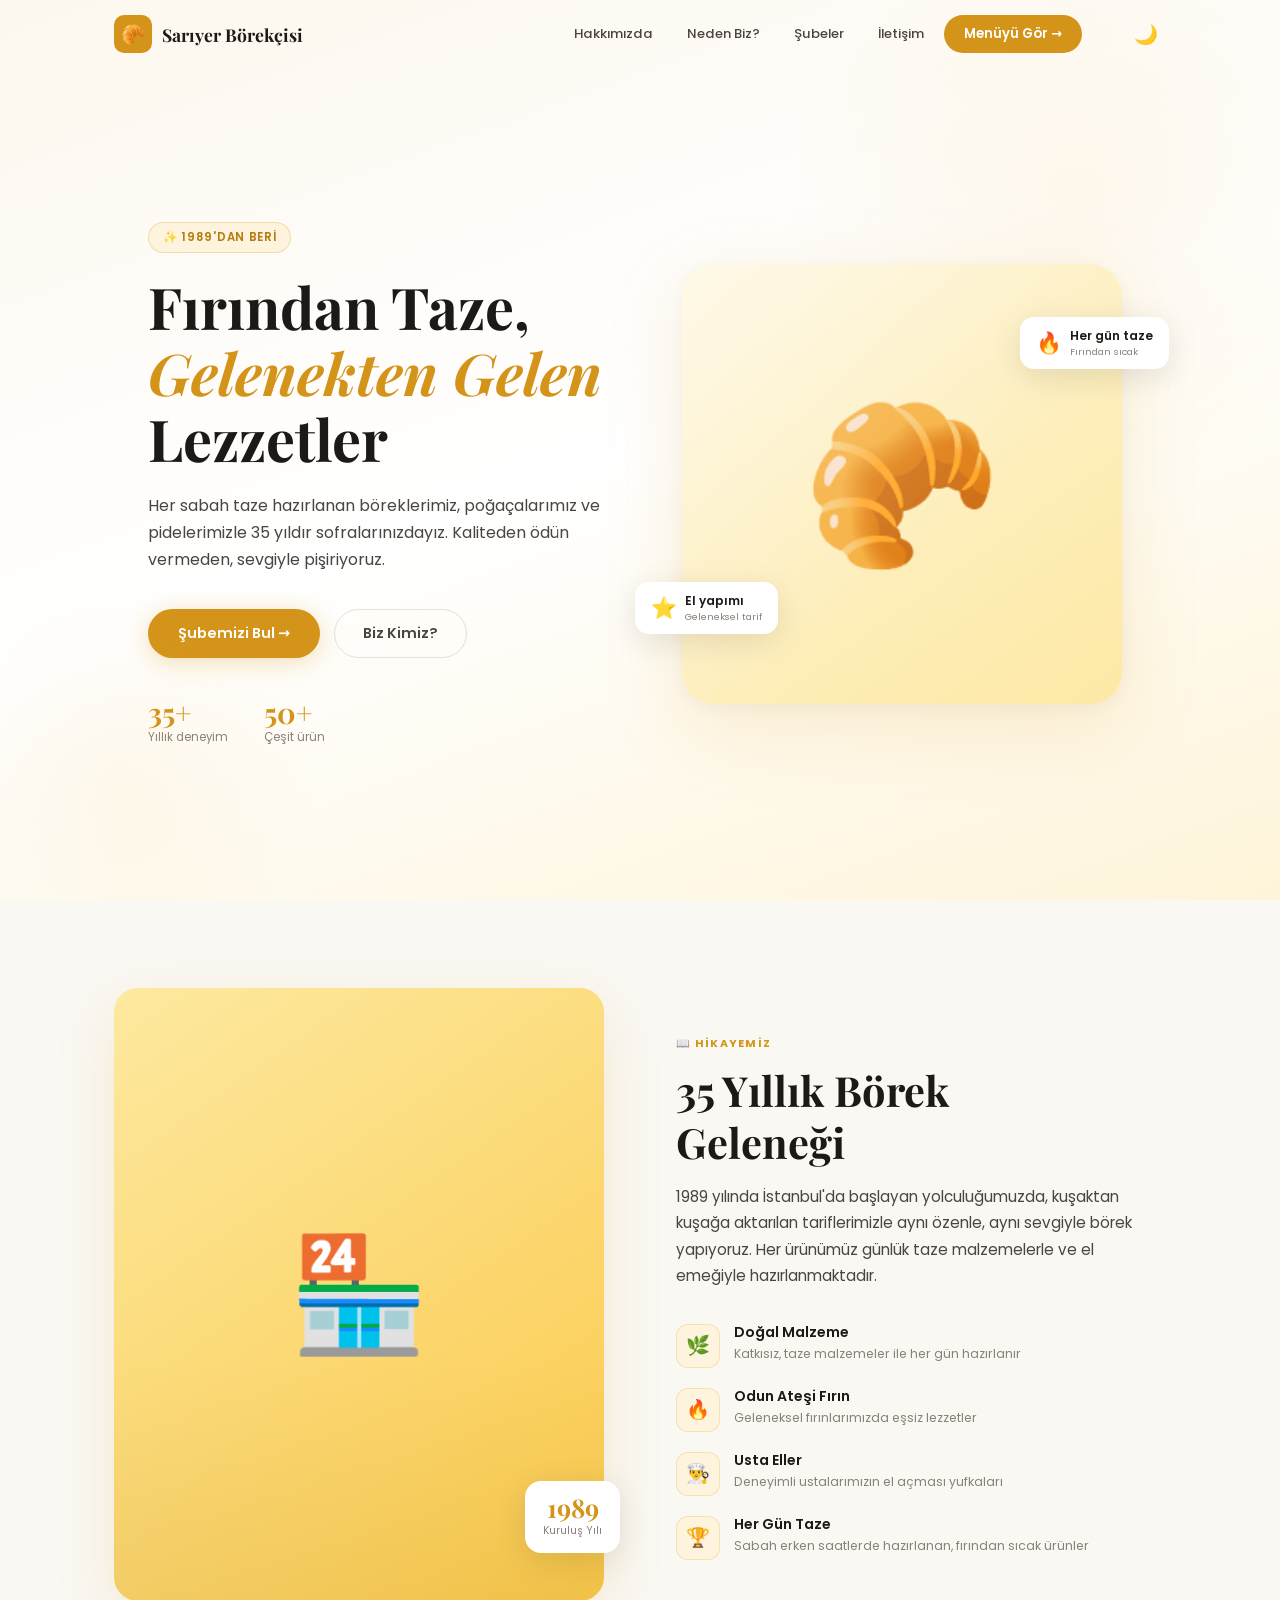
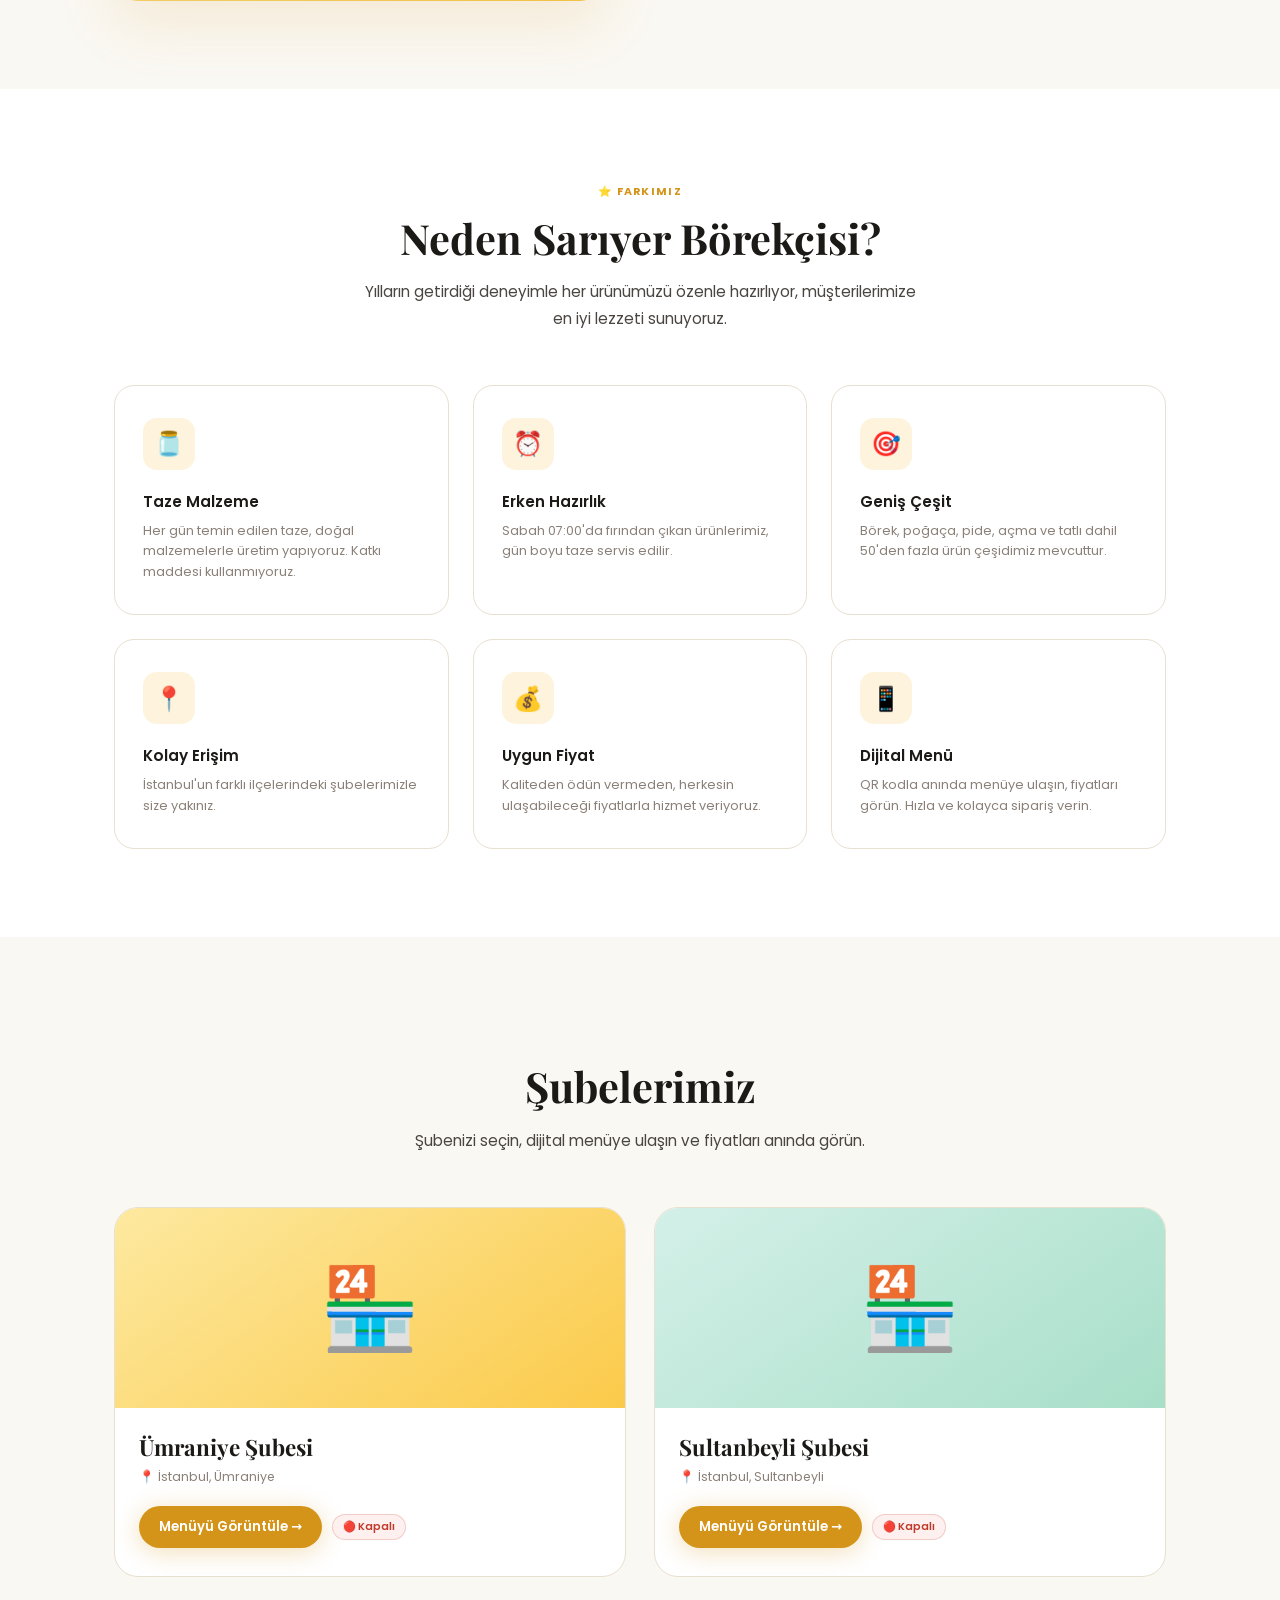
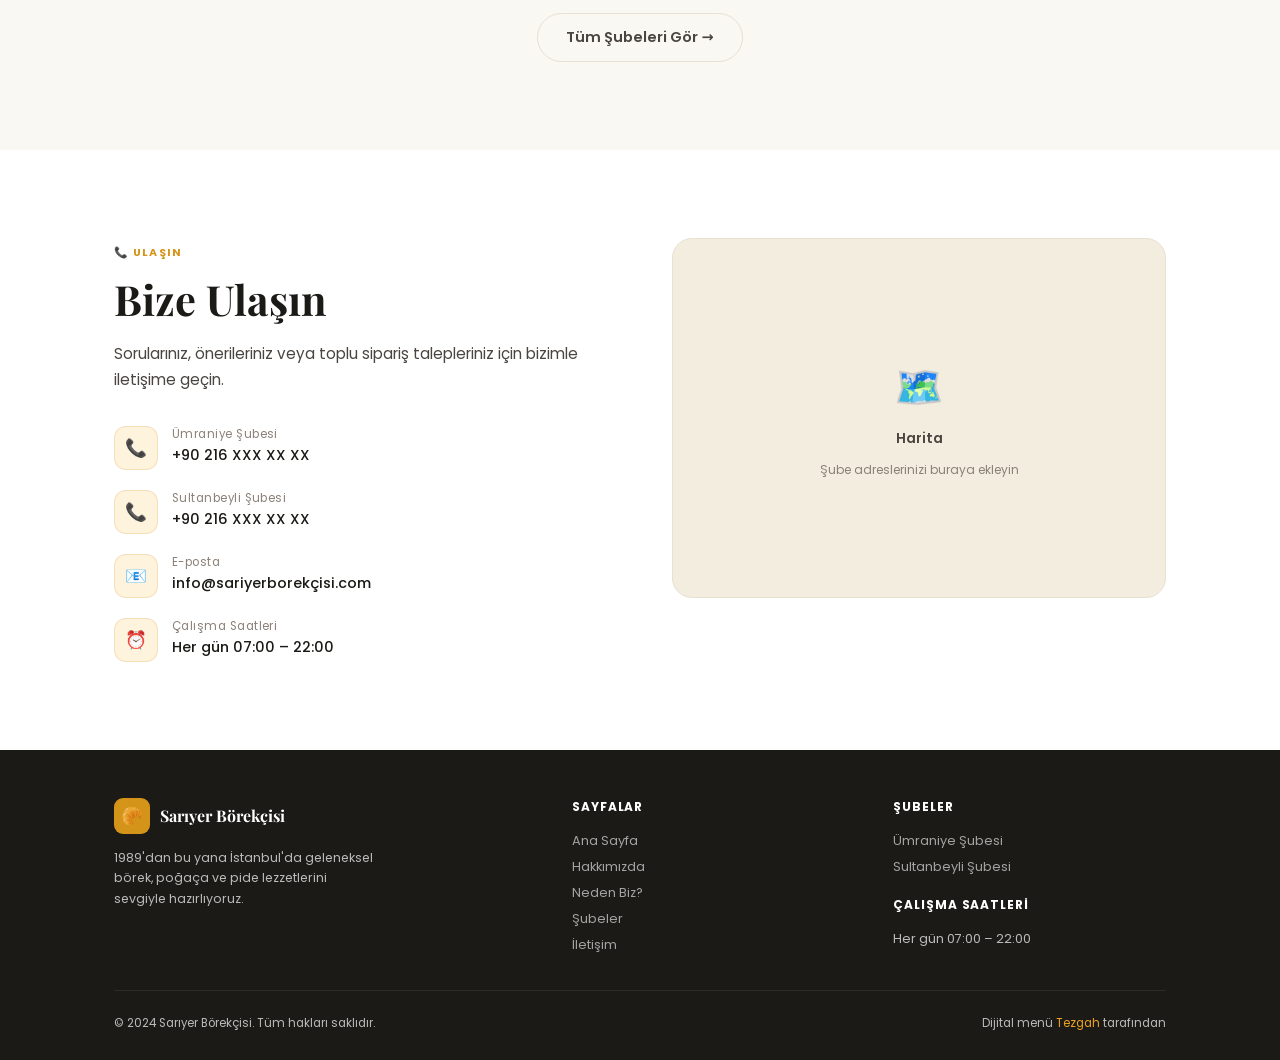
<file: index.html>
<!DOCTYPE html>
<html lang="tr">
<head>
  <meta charset="UTF-8" />
  <meta name="viewport" content="width=device-width, initial-scale=1.0" />
  <meta name="theme-color" content="#ffffff" />
  <meta name="description" content="Sarıyer Börekçisi — 1989'dan bu yana geleneksel lezzetler. Fırından taze börekler, poğaçalar ve pideler." />
  <title>Sarıyer Börekçisi — Geleneksel Lezzetler</title>
  <link rel="stylesheet" href="landing.css" />
</head>
<body>

<!-- ═══════════════════════════════════════════════════
     NAVİGASYON
═══════════════════════════════════════════════════ -->
<nav class="navbar" id="navbar" role="navigation" aria-label="Ana navigasyon">
  <div class="container nav-inner">

    <a href="index.html" class="nav-logo" aria-label="Ana sayfa">
      <div class="nav-logo-icon" aria-hidden="true">🥐</div>
      <span class="nav-logo-name">Sarıyer Börekçisi</span>
    </a>

    <!-- Masaüstü linkleri -->
    <div class="nav-links" id="nav-links">
      <a href="#hakkimizda" class="nav-link">Hakkımızda</a>
      <a href="#neden-biz"  class="nav-link">Neden Biz?</a>
      <a href="#subeler"    class="nav-link">Şubeler</a>
      <a href="#iletisim"   class="nav-link">İletişim</a>
      <a href="subeler.html" class="nav-cta">Menüyü Gör →</a>
    </div>

    <!-- Theme Toggle -->
    <button class="theme-toggle" id="theme-toggle" aria-label="Tema değiştir">🌙</button>

    <!-- Hamburger (mobil) -->
    <button class="nav-hamburger" id="hamburger" aria-label="Menüyü aç/kapat" aria-expanded="false">
      <span></span><span></span><span></span>
    </button>

  </div>
</nav>

<!-- Mobil menü -->
<div class="nav-mobile" id="nav-mobile" aria-hidden="true">
  <a href="#hakkimizda" class="nav-link">Hakkımızda</a>
  <a href="#neden-biz"  class="nav-link">Neden Biz?</a>
  <a href="#subeler"    class="nav-link">Şubeler</a>
  <a href="#iletisim"   class="nav-link">İletişim</a>
  <a href="subeler.html" class="nav-cta">Menüyü Gör →</a>
</div>

<!-- ═══════════════════════════════════════════════════
     HERO
═══════════════════════════════════════════════════ -->
<section class="hero" id="anasayfa">
  <div class="container hero-inner">

    <!-- Sol: Metin -->
    <div class="hero-content" data-reveal="left">
      <div class="hero-badge" data-reveal data-delay="1">
        ✨ 1989'dan Beri
      </div>

      <h1 class="hero-title" data-reveal data-delay="2">
        Fırından Taze,<br/>
        <em>Gelenekten Gelen</em><br/>
        Lezzetler
      </h1>

      <p class="hero-desc" data-reveal data-delay="3">
        Her sabah taze hazırlanan böreklerimiz, poğaçalarımız ve pidelerimizle 
        35 yıldır sofralarınızdayız. Kaliteden ödün vermeden, sevgiyle pişiriyoruz.
      </p>

      <div class="hero-actions" data-reveal data-delay="4">
        <a href="subeler.html" class="btn btn-primary">
          Şubemizi Bul →
        </a>
        <a href="#hakkimizda" class="btn btn-outline">
          Biz Kimiz?
        </a>
      </div>

      <div class="hero-stats" data-reveal data-delay="5">
        <div class="hero-stat">
          <div class="hero-stat-num">35+</div>
          <div class="hero-stat-label">Yıllık deneyim</div>
        </div>
        <div class="hero-stat">
          <div class="hero-stat-num">50+</div>
          <div class="hero-stat-label">Çeşit ürün</div>
        </div>
      </div>
    </div>

    <!-- Sağ: Görsel -->
    <div class="hero-visual" aria-hidden="true" data-reveal="right" data-delay="1">
      <div class="hero-visual-card">🥐</div>

      <div class="hero-floating-tag">
        <span class="tag-icon">🔥</span>
        <div>
          <div class="tag-text">Her gün taze</div>
          <div class="tag-sub">Fırından sıcak</div>
        </div>
      </div>

      <div class="hero-floating-tag">
        <span class="tag-icon">⭐</span>
        <div>
          <div class="tag-text">El yapımı</div>
          <div class="tag-sub">Geleneksel tarif</div>
        </div>
      </div>
    </div>

  </div>
</section>

<!-- ═══════════════════════════════════════════════════
     HAKKIMIZDA
═══════════════════════════════════════════════════ -->
<section class="about section" id="hakkimizda">
  <div class="container">
    <div class="about-grid">

      <!-- Sol: Görsel -->
      <div class="about-visual" data-reveal>
        <div class="about-img-frame">🏪</div>
        <div class="about-badge-float">
          <div class="about-badge-num">1989</div>
          <div class="about-badge-label">Kuruluş Yılı</div>
        </div>
      </div>

      <!-- Sağ: Metin -->
      <div class="about-text">
        <div class="section-label" data-reveal>📖 Hikayemiz</div>
        <h2 class="section-title" data-reveal data-delay="1">
          35 Yıllık Börek<br/>Geleneği
        </h2>
        <p class="section-desc" data-reveal data-delay="2">
          1989 yılında İstanbul'da başlayan yolculuğumuzda, kuşaktan kuşağa aktarılan 
          tariflerimizle aynı özenle, aynı sevgiyle börek yapıyoruz. Her ürünümüz 
          günlük taze malzemelerle ve el emeğiyle hazırlanmaktadır.
        </p>

        <div class="about-features" data-reveal data-delay="3">
          <div class="about-feature">
            <div class="feature-icon">🌿</div>
            <div>
              <div class="feature-name">Doğal Malzeme</div>
              <div class="feature-desc">Katkısız, taze malzemeler ile her gün hazırlanır</div>
            </div>
          </div>
          <div class="about-feature">
            <div class="feature-icon">🔥</div>
            <div>
              <div class="feature-name">Odun Ateşi Fırın</div>
              <div class="feature-desc">Geleneksel fırınlarımızda eşsiz lezzetler</div>
            </div>
          </div>
          <div class="about-feature">
            <div class="feature-icon">👨‍🍳</div>
            <div>
              <div class="feature-name">Usta Eller</div>
              <div class="feature-desc">Deneyimli ustalarımızın el açması yufkaları</div>
            </div>
          </div>
          <div class="about-feature">
            <div class="feature-icon">🏆</div>
            <div>
              <div class="feature-name">Her Gün Taze</div>
              <div class="feature-desc">Sabah erken saatlerde hazırlanan, fırından sıcak ürünler</div>
            </div>
          </div>
        </div>
      </div>

    </div>
  </div>
</section>

<!-- ═══════════════════════════════════════════════════
     NEDEN BİZ
═══════════════════════════════════════════════════ -->
<section class="why-us section" id="neden-biz">
  <div class="container">
    <div style="text-align:center; max-width:560px; margin:0 auto 0;">
      <div class="section-label" data-reveal style="justify-content:center;">⭐ Farkımız</div>
      <h2 class="section-title" data-reveal data-delay="1">Neden Sarıyer Börekçisi?</h2>
      <p class="section-desc" data-reveal data-delay="2" style="margin:0 auto;">
        Yılların getirdiği deneyimle her ürünümüzü özenle hazırlıyor, 
        müşterilerimize en iyi lezzeti sunuyoruz.
      </p>
    </div>

    <div class="why-grid">
      <div class="why-card" data-reveal data-delay="1">
        <div class="why-icon">🫙</div>
        <div class="why-title">Taze Malzeme</div>
        <div class="why-desc">Her gün temin edilen taze, doğal malzemelerle üretim yapıyoruz. Katkı maddesi kullanmıyoruz.</div>
      </div>
      <div class="why-card" data-reveal data-delay="2">
        <div class="why-icon">⏰</div>
        <div class="why-title">Erken Hazırlık</div>
        <div class="why-desc">Sabah 07:00'da fırından çıkan ürünlerimiz, gün boyu taze servis edilir.</div>
      </div>
      <div class="why-card" data-reveal data-delay="3">
        <div class="why-icon">🎯</div>
        <div class="why-title">Geniş Çeşit</div>
        <div class="why-desc">Börek, poğaça, pide, açma ve tatlı dahil 50'den fazla ürün çeşidimiz mevcuttur.</div>
      </div>
      <div class="why-card" data-reveal data-delay="4">
        <div class="why-icon">📍</div>
        <div class="why-title">Kolay Erişim</div>
        <div class="why-desc">İstanbul'un farklı ilçelerindeki şubelerimizle size yakınız.</div>
      </div>
      <div class="why-card" data-reveal data-delay="5">
        <div class="why-icon">💰</div>
        <div class="why-title">Uygun Fiyat</div>
        <div class="why-desc">Kaliteden ödün vermeden, herkesin ulaşabileceği fiyatlarla hizmet veriyoruz.</div>
      </div>
      <div class="why-card" data-reveal data-delay="5">
        <div class="why-icon">📱</div>
        <div class="why-title">Dijital Menü</div>
        <div class="why-desc">QR kodla anında menüye ulaşın, fiyatları görün. Hızla ve kolayca sipariş verin.</div>
      </div>
    </div>
  </div>
</section>

<!-- ═══════════════════════════════════════════════════
     ŞUBELER
═══════════════════════════════════════════════════ -->
<section class="branches-section section" id="subeler">
  <div class="container">
    <div class="branches-header">
      <div class="section-label" data-reveal style="justify-content:center;">📍 Lokasyonlar</div>
      <h2 class="section-title" data-reveal data-delay="1">Şubelerimiz</h2>
      <p class="section-desc" data-reveal data-delay="2">
        Şubenizi seçin, dijital menüye ulaşın ve fiyatları anında görün.
      </p>
    </div>

    <div class="branches-grid">

      <!-- Ümraniye -->
      <div class="branch-card" data-reveal data-delay="1">
        <div class="branch-card-img">🏪</div>
        <div class="branch-card-body">
          <div class="branch-card-name">Ümraniye Şubesi</div>
          <div class="branch-card-address">
            📍 İstanbul, Ümraniye
          </div>
          <div class="branch-card-cta">
            <a href="subeler/umraniye/index.html" class="btn btn-primary" style="font-size:0.82rem; padding:11px 20px;">
              Menüyü Görüntüle →
            </a>
            <span class="branch-status-badge">🟢 Açık</span>
          </div>
        </div>
      </div>

      <!-- Sultanbeyli -->
      <div class="branch-card" data-reveal data-delay="2">
        <div class="branch-card-img" style="background: linear-gradient(145deg, #d4f0e8, #a8dfc9);">🏪</div>
        <div class="branch-card-body">
          <div class="branch-card-name">Sultanbeyli Şubesi</div>
          <div class="branch-card-address">
            📍 İstanbul, Sultanbeyli
          </div>
          <div class="branch-card-cta">
            <a href="subeler/sultanbeyli/index.html" class="btn btn-primary" style="font-size:0.82rem; padding:11px 20px;">
              Menüyü Görüntüle →
            </a>
            <span class="branch-status-badge">🟢 Açık</span>
          </div>
        </div>
      </div>

    </div>

    <div style="text-align:center; margin-top:36px;" data-reveal>
      <a href="subeler.html" class="btn btn-outline">Tüm Şubeleri Gör →</a>
    </div>
  </div>
</section>

<!-- ═══════════════════════════════════════════════════
     İLETİŞİM
═══════════════════════════════════════════════════ -->
<section class="contact-section section" id="iletisim">
  <div class="container">
    <div class="contact-grid">

      <div class="contact-info">
        <div class="section-label" data-reveal>📞 Ulaşın</div>
        <h2 class="section-title" data-reveal data-delay="1">Bize Ulaşın</h2>
        <p class="section-desc" data-reveal data-delay="2">
          Sorularınız, önerileriniz veya toplu sipariş talepleriniz için bizimle iletişime geçin.
        </p>

        <div class="contact-items" data-reveal data-delay="3">
          <div class="contact-item">
            <div class="contact-icon">📞</div>
            <div>
              <div class="contact-label">Ümraniye Şubesi</div>
              <div class="contact-value">+90 216 XXX XX XX</div>
            </div>
          </div>
          <div class="contact-item">
            <div class="contact-icon">📞</div>
            <div>
              <div class="contact-label">Sultanbeyli Şubesi</div>
              <div class="contact-value">+90 216 XXX XX XX</div>
            </div>
          </div>
          <div class="contact-item">
            <div class="contact-icon">📧</div>
            <div>
              <div class="contact-label">E-posta</div>
              <div class="contact-value">info@sariyerborekçisi.com</div>
            </div>
          </div>
          <div class="contact-item">
            <div class="contact-icon">⏰</div>
            <div>
              <div class="contact-label">Çalışma Saatleri</div>
              <div class="contact-value">Her gün 07:00 – 22:00</div>
            </div>
          </div>
        </div>
      </div>

      <div class="contact-map" data-reveal data-delay="2">
        <div class="map-icon">🗺️</div>
        <div style="font-weight:600; color: #4a4540;">Harita</div>
        <div style="font-size:0.75rem;">Şube adreslerinizi buraya ekleyin</div>
      </div>

    </div>
  </div>
</section>

<!-- ═══════════════════════════════════════════════════
     FOOTER
═══════════════════════════════════════════════════ -->
<footer class="footer" role="contentinfo">
  <div class="container">
    <div class="footer-inner">

      <div class="footer-brand">
        <div class="footer-logo">
          <div class="footer-logo-icon" aria-hidden="true">🥐</div>
          <span class="footer-logo-name">Sarıyer Börekçisi</span>
        </div>
        <p class="footer-desc">
          1989'dan bu yana İstanbul'da geleneksel börek, poğaça ve pide lezzetlerini 
          sevgiyle hazırlıyoruz.
        </p>
      </div>

      <div class="footer-col">
        <div class="footer-col-title">Sayfalar</div>
        <div class="footer-links">
          <a href="#anasayfa">Ana Sayfa</a>
          <a href="#hakkimizda">Hakkımızda</a>
          <a href="#neden-biz">Neden Biz?</a>
          <a href="#subeler">Şubeler</a>
          <a href="#iletisim">İletişim</a>
        </div>
      </div>

      <div class="footer-col">
        <div class="footer-col-title">Şubeler</div>
        <div class="footer-links">
          <a href="subeler/umraniye/index.html">Ümraniye Şubesi</a>
          <a href="subeler/sultanbeyli/index.html">Sultanbeyli Şubesi</a>
        </div>
        <div class="footer-col-title" style="margin-top:20px;">Çalışma Saatleri</div>
        <div class="footer-links">
          <span style="font-size:0.8rem;">Her gün 07:00 – 22:00</span>
        </div>
      </div>

    </div>

    <div class="footer-bottom">
      <span>© 2024 Sarıyer Börekçisi. Tüm hakları saklıdır.</span>
      <span>Dijital menü <a href="#">Tezgah</a> tarafından</span>
    </div>
  </div>
</footer>

<!-- ═══════════════════════════════════════════════════
     JAVASCRIPT
═══════════════════════════════════════════════════ -->
<script>
// Navbar scroll efekti
const navbar = document.getElementById('navbar');
window.addEventListener('scroll', () => {
  navbar.classList.toggle('scrolled', window.scrollY > 40);
}, { passive: true });

// Theme toggle
const themeToggle = document.getElementById('theme-toggle');
themeToggle.addEventListener('click', () => {
  document.body.classList.toggle('dark');
  const isDark = document.body.classList.contains('dark');
  themeToggle.textContent = isDark ? '☀️' : '🌙';
  localStorage.setItem('theme', isDark ? 'dark' : 'light');
});

// Load saved theme
const savedTheme = localStorage.getItem('theme');
if (savedTheme === 'dark') {
  document.body.classList.add('dark');
  themeToggle.textContent = '☀️';
} else {
  themeToggle.textContent = '🌙';
}

// Hamburger menü
const hamburger = document.getElementById('hamburger');
const navMobile = document.getElementById('nav-mobile');

hamburger.addEventListener('click', () => {
  const isOpen = hamburger.classList.toggle('open');
  navMobile.classList.toggle('open', isOpen);
  hamburger.setAttribute('aria-expanded', isOpen);
  navMobile.setAttribute('aria-hidden', !isOpen);
});

// Mobil menü linklerine tıklayınca kapat
navMobile.querySelectorAll('a').forEach(a => {
  a.addEventListener('click', () => {
    hamburger.classList.remove('open');
    navMobile.classList.remove('open');
    hamburger.setAttribute('aria-expanded', 'false');
    navMobile.setAttribute('aria-hidden', 'true');
  });
});

// Scroll Reveal (IntersectionObserver)
const observer = new IntersectionObserver((entries) => {
  entries.forEach(entry => {
    if (entry.isIntersecting) {
      entry.target.classList.add('revealed');
      observer.unobserve(entry.target);
    }
  });
}, { threshold: 0.12, rootMargin: '0px 0px -40px 0px' });

document.querySelectorAll('[data-reveal]').forEach(el => observer.observe(el));

// Aktif nav linkini vurgula
const sections = ['anasayfa', 'hakkimizda', 'neden-biz', 'subeler', 'iletisim'];
const navLinks  = document.querySelectorAll('.nav-link');

const sectionObserver = new IntersectionObserver((entries) => {
  entries.forEach(entry => {
    if (entry.isIntersecting) {
      const id = entry.target.id;
      navLinks.forEach(link => {
        link.classList.toggle('active', link.getAttribute('href') === `#${id}`);
      });
    }
  });
}, { threshold: 0.4 });

sections.forEach(id => {
  const el = document.getElementById(id);
  if (el) sectionObserver.observe(el);
});

// Şube durumu (canlı saat kontrolü)
function updateBranchStatus() {
  const now = new Date();
  const t = now.getHours() * 60 + now.getMinutes();
  const isOpen = t >= 7*60 && t < 22*60;
  document.querySelectorAll('.branch-status-badge').forEach(b => {
    b.textContent = isOpen ? '🟢 Açık' : '🔴 Kapalı';
    b.style.background    = isOpen ? '#edfaf3' : '#fdf0ee';
    b.style.color         = isOpen ? '#2d7a4f' : '#c0392b';
    b.style.borderColor   = isOpen ? 'rgba(45,122,79,0.2)' : 'rgba(192,57,43,0.2)';
  });
}
updateBranchStatus();
</script>

</body>
</html>
</file>
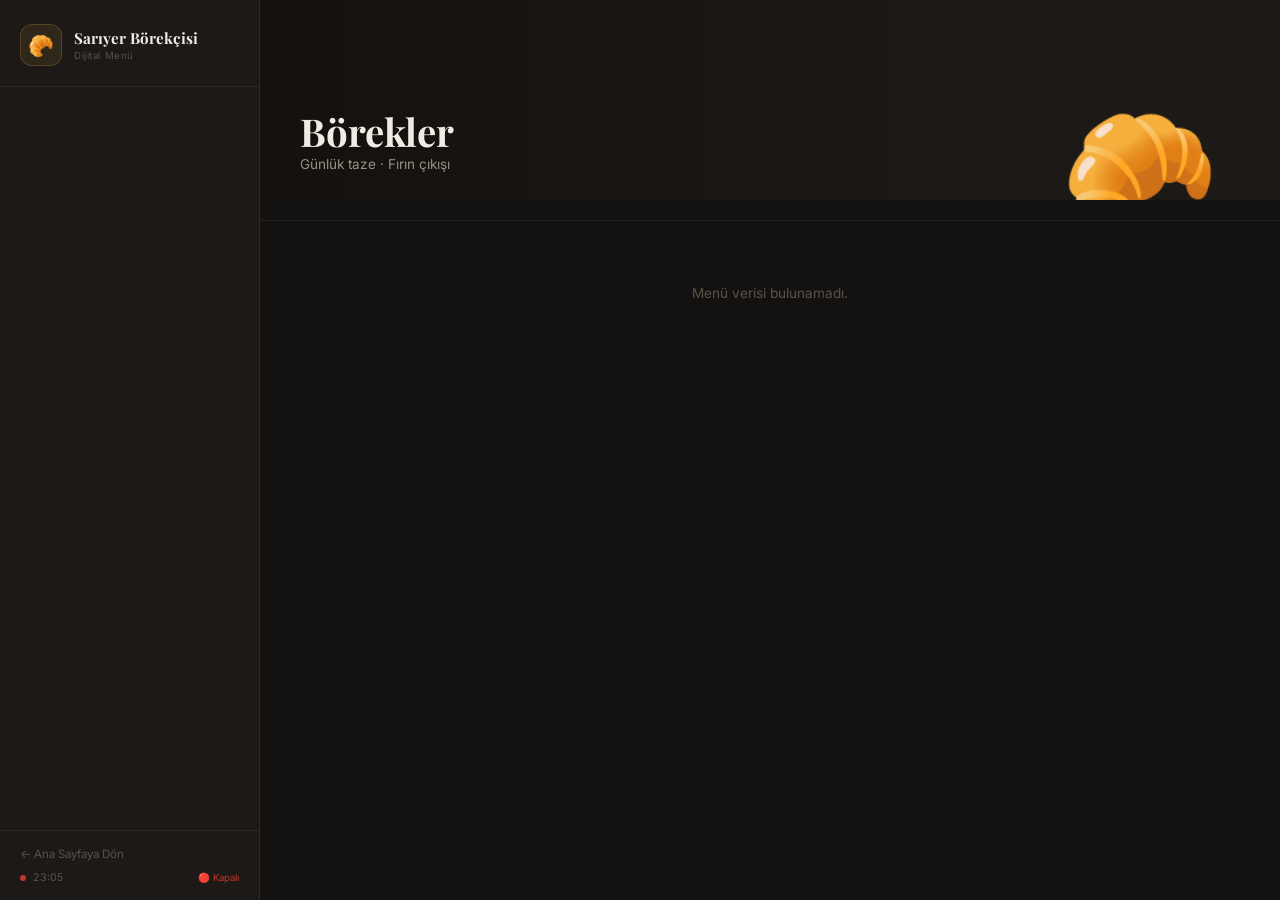
<file: menu.html>
<!DOCTYPE html>
<html lang="tr">
<head>
  <meta charset="UTF-8" />
  <meta name="viewport" content="width=device-width, initial-scale=1.0" />
  <meta name="theme-color" content="#141210" />
  <meta name="description" content="Sarıyer Börekçisi ürün listesi ve fiyatları." />
  <title>Menü — Sarıyer Börekçisi</title>
  <link rel="stylesheet" href="style.css" />
</head>
<body class="menu-page">
 
  <!-- Desktop Sidebar (sadece büyük ekranda görünür) -->
  <aside class="desktop-sidebar" id="desktop-sidebar" aria-label="Kategori navigasyonu">
    <div class="sidebar-brand">
      <div class="sidebar-logo">
        <div class="sidebar-logo-icon" aria-hidden="true">🥐</div>
        <div>
          <div class="sidebar-logo-name">Sarıyer Börekçisi</div>
          <div class="sidebar-logo-sub">Dijital Menü</div>
        </div>
      </div>
    </div>
 
    <nav class="sidebar-nav" id="sidebar-nav" aria-label="Kategoriler">
      <!-- JS ile doldurulur -->
    </nav>
 
    <div class="sidebar-footer">
      <a href="index.html" class="sidebar-back-link">← Ana Sayfaya Dön</a>
      <div class="sidebar-status">
        <div class="status-dot" id="sidebar-status-dot"></div>
        <span id="sidebar-time">--:--</span>
        <span id="sidebar-open-badge">🟢 Açık</span>
      </div>
    </div>
  </aside>
 
  <!-- Mobile Topbar (sadece küçük ekranda görünür) -->
  <header class="topbar" id="topbar">
    <a href="index.html" class="topbar-back" aria-label="Kategorilere dön">←</a>
    <div class="topbar-info">
      <div class="topbar-cat-name" id="topbar-cat-name">Menü</div>
      <div class="topbar-cat-sub" id="topbar-cat-sub">Sarıyer Börekçisi</div>
    </div>
    <div class="topbar-status" id="topbar-status">🟢 Açık</div>
  </header>
 
  <!-- Ana içerik alanı -->
  <div class="menu-layout">
 
    <!-- Hero Banner -->
    <div class="menu-hero" id="menu-hero">
      <div class="menu-hero-emoji" id="hero-emoji" aria-hidden="true">🥐</div>
      <div class="menu-hero-overlay"></div>
      <div class="menu-hero-title">
        <h1 id="hero-title">Börekler</h1>
        <p id="hero-desc">Günlük taze · Fırın çıkışı</p>
      </div>
    </div>
 
    <!-- Desktop: Kategori sekmeleri (hero altında, yatay) -->
    <div class="desktop-cat-tabs" id="desktop-cat-tabs">
      <!-- JS ile doldurulur -->
    </div>
 
    <!-- Menü Gövdesi -->
    <main class="menu-body" id="menu-body">
      <!-- JS ile doldurulur -->
    </main>
 
    <!-- Mobile Alt Bar -->
    <footer class="bottom-bar">
      <div class="bottom-brand">
        <strong>Sarıyer Börekçisi</strong> · Dijital Menü
      </div>
      <div class="bottom-status">
        <div class="status-dot" id="status-dot"></div>
        <span id="current-time">--:--</span>
      </div>
    </footer>
 
  </div>
 
  <script src="menu.js"></script>
</body>
</html>
</file>
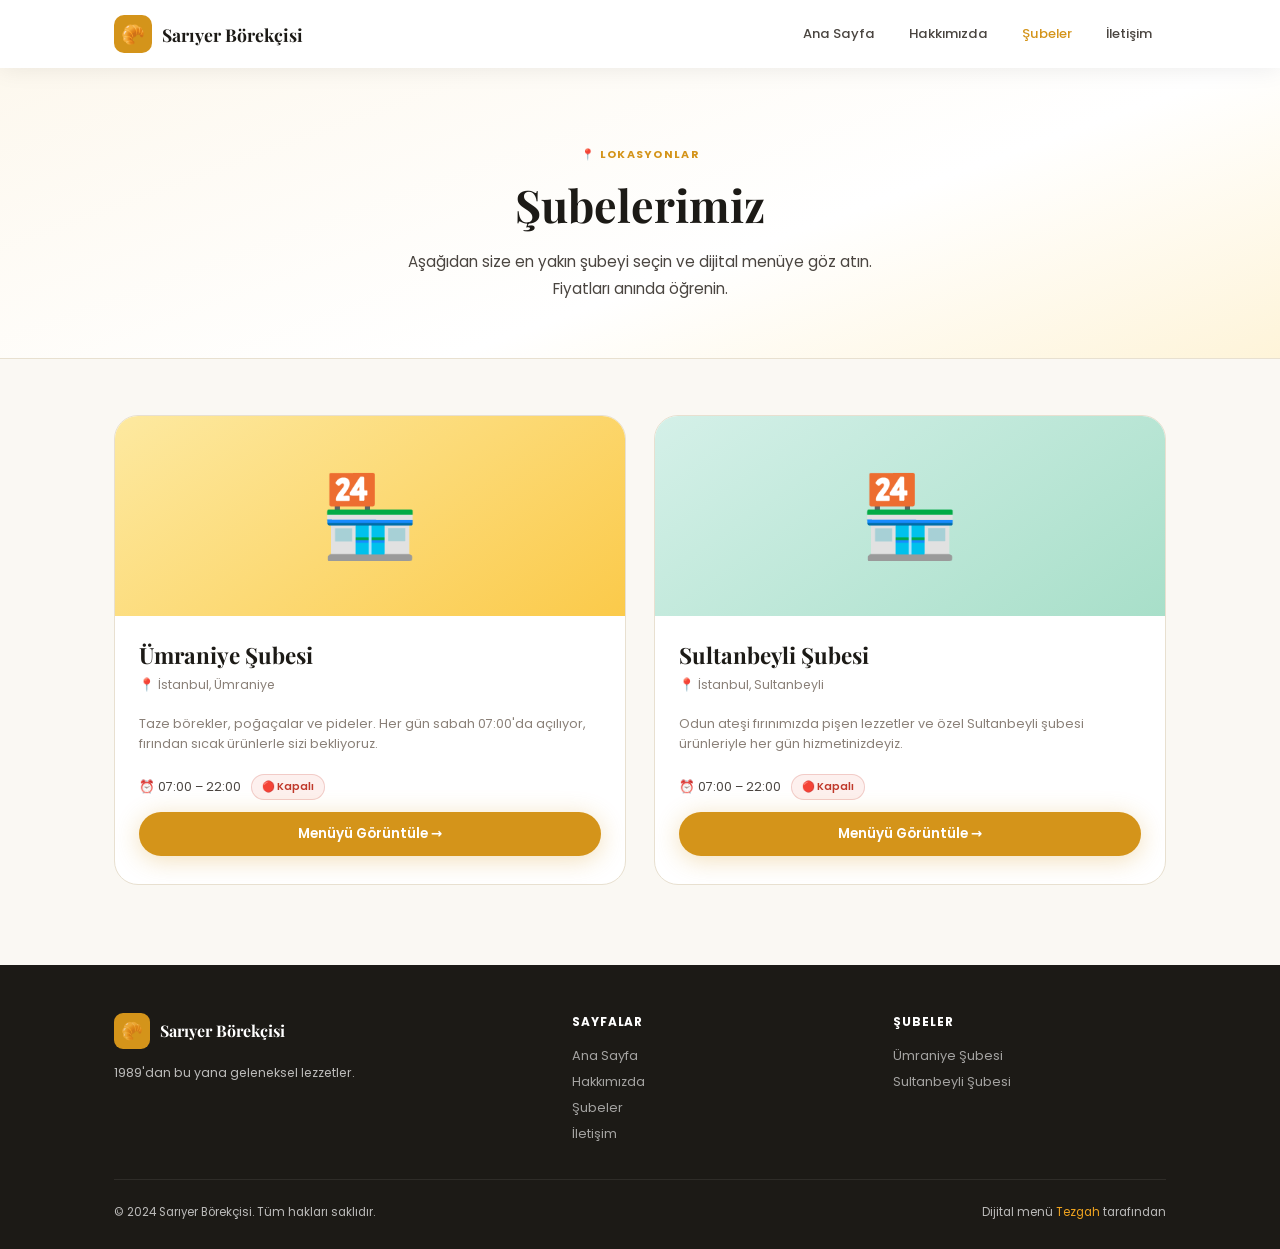
<file: subeler.html>
<!DOCTYPE html>
<html lang="tr">
<head>
  <meta charset="UTF-8" />
  <meta name="viewport" content="width=device-width, initial-scale=1.0" />
  <meta name="theme-color" content="#ffffff" />
  <meta name="description" content="Sarıyer Börekçisi şubeleri — İstanbul genelinde şubelerimizi keşfedin ve dijital menüye ulaşın." />
  <title>Şubeler — Sarıyer Börekçisi</title>
  <link rel="stylesheet" href="landing.css" />
</head>
<body>

<!-- NAVİGASYON -->
<nav class="navbar scrolled" id="navbar" role="navigation">
  <div class="container nav-inner">
    <a href="index.html" class="nav-logo" aria-label="Ana sayfaya dön">
      <div class="nav-logo-icon" aria-hidden="true">🥐</div>
      <span class="nav-logo-name">Sarıyer Börekçisi</span>
    </a>
    <div class="nav-links">
      <a href="index.html"           class="nav-link">Ana Sayfa</a>
      <a href="index.html#hakkimizda" class="nav-link">Hakkımızda</a>
      <a href="subeler.html"         class="nav-link active">Şubeler</a>
      <a href="index.html#iletisim"  class="nav-link">İletişim</a>
    </div>
    <button class="nav-hamburger" id="hamburger" aria-label="Menü" aria-expanded="false">
      <span></span><span></span><span></span>
    </button>
  </div>
</nav>

<!-- Mobil menü -->
<div class="nav-mobile" id="nav-mobile" aria-hidden="true">
  <a href="index.html"            class="nav-link">Ana Sayfa</a>
  <a href="index.html#hakkimizda" class="nav-link">Hakkımızda</a>
  <a href="subeler.html"          class="nav-link">Şubeler</a>
  <a href="index.html#iletisim"   class="nav-link">İletişim</a>
</div>

<!-- SAYFA HERO -->
<div class="branches-page">
  <div class="branches-page-hero">
    <div class="container">
      <div class="section-label" data-reveal>📍 Lokasyonlar</div>
      <h1 class="section-title" data-reveal data-delay="1">Şubelerimiz</h1>
      <p class="section-desc" data-reveal data-delay="2">
        Aşağıdan size en yakın şubeyi seçin ve dijital menüye göz atın.<br/>
        Fiyatları anında öğrenin.
      </p>
    </div>
  </div>

  <div class="branches-page-body">
    <div class="container">
      <div class="branches-grid">

        <!-- Ümraniye -->
        <div class="branch-card" data-reveal data-delay="1">
          <div class="branch-card-img">🏪</div>
          <div class="branch-card-body">
            <div class="branch-card-name">Ümraniye Şubesi</div>
            <div class="branch-card-address">📍 İstanbul, Ümraniye</div>
            <p style="font-size:0.8rem; color:#8a8078; line-height:1.55; margin-bottom:20px;">
              Taze börekler, poğaçalar ve pideler. Her gün sabah 07:00'da açılıyor, 
              fırından sıcak ürünlerle sizi bekliyoruz.
            </p>
            <div style="display:flex; align-items:center; gap:10px; margin-bottom:12px;">
              <span style="font-size:0.78rem; color:#4a4540;">⏰ 07:00 – 22:00</span>
              <span class="branch-status-badge">🟢 Açık</span>
            </div>
            <div class="branch-card-cta">
              <a href="umraniye.html" class="btn btn-primary" style="font-size:0.85rem; padding:12px 22px; width:100%; justify-content:center;">
                Menüyü Görüntüle →
              </a>
            </div>
          </div>
        </div>

        <!-- Sultanbeyli -->
        <div class="branch-card" data-reveal data-delay="2">
          <div class="branch-card-img" style="background: linear-gradient(145deg, #d4f0e8, #a8dfc9);">🏪</div>
          <div class="branch-card-body">
            <div class="branch-card-name">Sultanbeyli Şubesi</div>
            <div class="branch-card-address">📍 İstanbul, Sultanbeyli</div>
            <p style="font-size:0.8rem; color:#8a8078; line-height:1.55; margin-bottom:20px;">
              Odun ateşi fırınımızda pişen lezzetler ve özel Sultanbeyli şubesi ürünleriyle 
              her gün hizmetinizdeyiz.
            </p>
            <div style="display:flex; align-items:center; gap:10px; margin-bottom:12px;">
              <span style="font-size:0.78rem; color:#4a4540;">⏰ 07:00 – 22:00</span>
              <span class="branch-status-badge">🟢 Açık</span>
            </div>
            <div class="branch-card-cta">
              <a href="sultanbeyli.html" class="btn btn-primary" style="font-size:0.85rem; padding:12px 22px; width:100%; justify-content:center;">
                Menüyü Görüntüle →
              </a>
            </div>
          </div>
        </div>

      </div>
    </div>
  </div>
</div>

<!-- FOOTER -->
<footer class="footer" role="contentinfo">
  <div class="container">
    <div class="footer-inner">
      <div class="footer-brand">
        <div class="footer-logo">
          <div class="footer-logo-icon" aria-hidden="true">🥐</div>
          <span class="footer-logo-name">Sarıyer Börekçisi</span>
        </div>
        <p class="footer-desc">1989'dan bu yana geleneksel lezzetler.</p>
      </div>
      <div class="footer-col">
        <div class="footer-col-title">Sayfalar</div>
        <div class="footer-links">
          <a href="index.html">Ana Sayfa</a>
          <a href="index.html#hakkimizda">Hakkımızda</a>
          <a href="subeler.html">Şubeler</a>
          <a href="index.html#iletisim">İletişim</a>
        </div>
      </div>
      <div class="footer-col">
        <div class="footer-col-title">Şubeler</div>
        <div class="footer-links">
          <a href="subeler/umraniye/index.html">Ümraniye Şubesi</a>
          <a href="subeler/sultanbeyli/index.html">Sultanbeyli Şubesi</a>
        </div>
      </div>
    </div>
    <div class="footer-bottom">
      <span>© 2024 Sarıyer Börekçisi. Tüm hakları saklıdır.</span>
      <span>Dijital menü <a href="#">Tezgah</a> tarafından</span>
    </div>
  </div>
</footer>

<script>
// Hamburger
const hamburger = document.getElementById('hamburger');
const navMobile = document.getElementById('nav-mobile');
hamburger.addEventListener('click', () => {
  const open = hamburger.classList.toggle('open');
  navMobile.classList.toggle('open', open);
  hamburger.setAttribute('aria-expanded', open);
});
navMobile.querySelectorAll('a').forEach(a => a.addEventListener('click', () => {
  hamburger.classList.remove('open');
  navMobile.classList.remove('open');
}));

// Scroll Reveal
const obs = new IntersectionObserver((entries) => {
  entries.forEach(e => { if (e.isIntersecting) { e.target.classList.add('revealed'); obs.unobserve(e.target); } });
}, { threshold: 0.12, rootMargin: '0px 0px -30px 0px' });
document.querySelectorAll('[data-reveal]').forEach(el => obs.observe(el));

// Şube durumu
const t = new Date().getHours() * 60 + new Date().getMinutes();
const isOpen = t >= 7*60 && t < 22*60;
document.querySelectorAll('.branch-status-badge').forEach(b => {
  b.textContent = isOpen ? '🟢 Açık' : '🔴 Kapalı';
  b.style.background  = isOpen ? '#edfaf3' : '#fdf0ee';
  b.style.color       = isOpen ? '#2d7a4f' : '#c0392b';
  b.style.borderColor = isOpen ? 'rgba(45,122,79,0.2)' : 'rgba(192,57,43,0.2)';
});
</script>

</body>
</html>
</file>
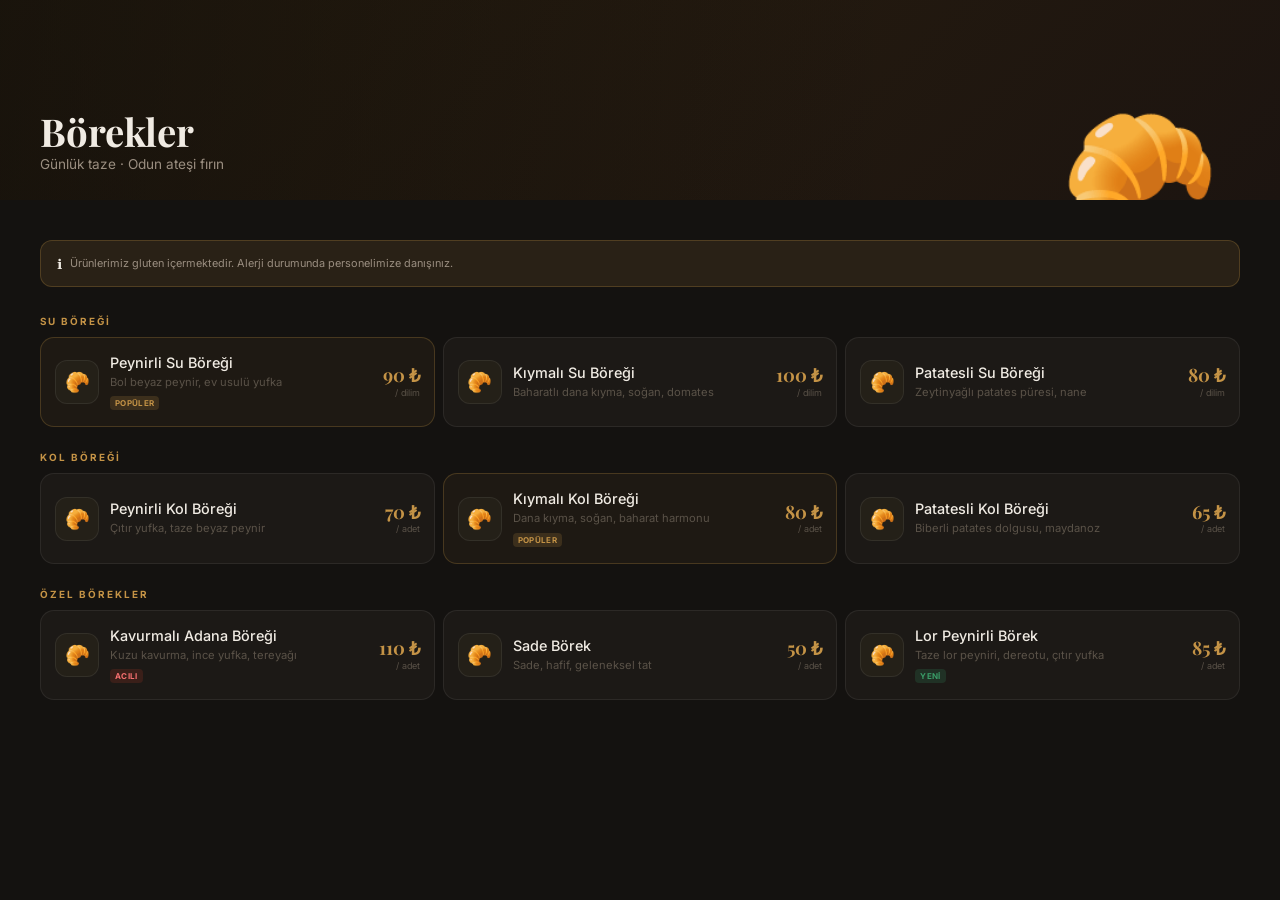
<file: sultanbeyli-menu.html>
<!DOCTYPE html>
<html lang="tr">
<head>
  <meta charset="UTF-8" />
  <meta name="viewport" content="width=device-width, initial-scale=1.0, maximum-scale=1.0" />
  <meta name="theme-color" content="#141210" />
  <meta name="description" content="Sarıyer Börekçisi Sultanbeyli Şubesi — ürün listesi ve fiyatlar." />
  <title>Menü — Sarıyer Börekçisi Sultanbeyli</title>
  <link rel="stylesheet" href="style.css" />
</head>
<body class="menu-page">

  <header class="topbar">
    <a href="sultanbeyli.html" class="topbar-back" aria-label="Kategorilere dön">←</a>
    <div class="topbar-info">
      <div class="topbar-cat-name" id="topbar-cat-name">Menü</div>
      <div class="topbar-cat-sub">Sultanbeyli Şubesi</div>
    </div>
    <div class="topbar-status" id="topbar-status">🟢 Açık</div>
  </header>

  <div class="menu-hero" id="menu-hero">
    <div class="menu-hero-emoji" id="hero-emoji" aria-hidden="true">🥐</div>
    <div class="menu-hero-overlay"></div>
    <div class="menu-hero-title">
      <h1 id="hero-title">Börekler</h1>
      <p id="hero-desc">Günlük taze · Odun ateşi fırın</p>
    </div>
  </div>

  <main class="menu-body" id="menu-body"></main>

  <footer class="bottom-bar">
    <div class="bottom-brand">
      <strong>Sultanbeyli</strong> · Sarıyer Börekçisi
    </div>
    <div class="bottom-status">
      <div class="status-dot" id="status-dot"></div>
      <span id="current-time">--:--</span>
    </div>
  </footer>

  <!-- Önce şube verisi, sonra render motoru -->
  <script src="menu-data-sultanbeyli.js"></script>
  <script src="menu.js"></script>
</body>
</html>
</file>
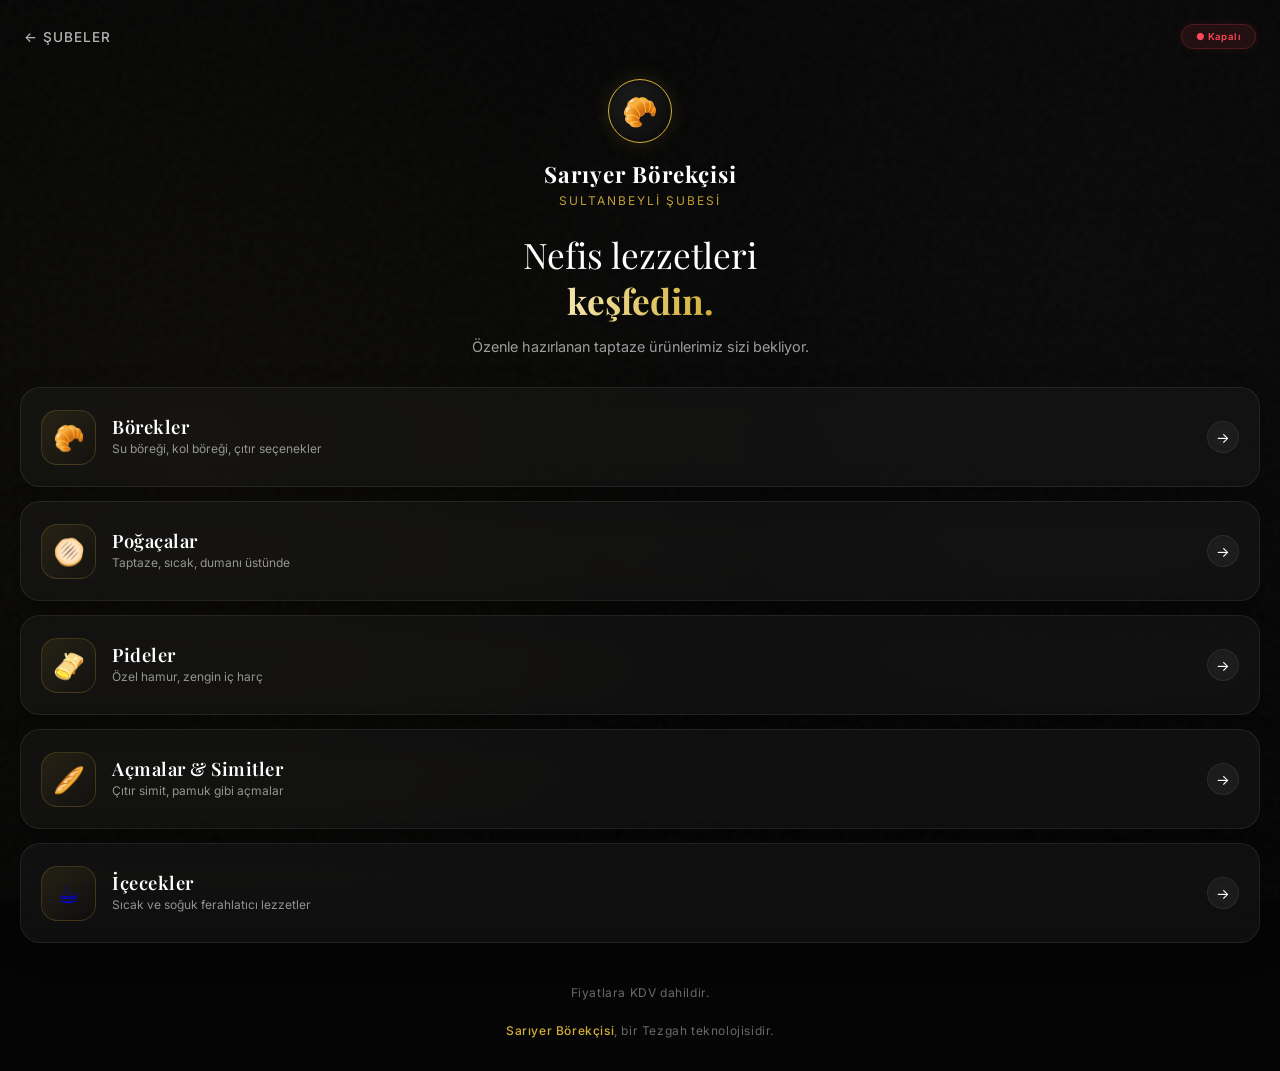
<file: sultanbeyli.html>
<!DOCTYPE html>
<html lang="tr">
<head>
  <meta charset="UTF-8" />
  <meta name="viewport" content="width=device-width, initial-scale=1.0, maximum-scale=1.0" />
  <meta name="theme-color" content="#050505" />
  <meta name="description" content="Sarıyer Börekçisi Sultanbeyli Şubesi — Profesyonel, seçkin menü deneyimi." />
  <title>Sultanbeyli Şubesi — Sarıyer Börekçisi</title>
  <link rel="stylesheet" href="style.css" />
  <style>
    /* PREMIUM REDESIGN STYLES */
    :root {
      --gold: #d4af37;
      --gold-dark: #b8972e;
      --gold-light: #f3e5ab;
      --surface-glass: rgba(30, 30, 30, 0.4);
      --border-glass: rgba(255, 255, 255, 0.08);
      --glow-color: rgba(212, 175, 55, 0.15);
    }

    body.index-page {
      background-color: #050505;
      background-image: 
        radial-gradient(circle at 15% 50%, rgba(212, 175, 55, 0.04) 0%, transparent 50%),
        radial-gradient(circle at 85% 30%, rgba(255, 255, 255, 0.02) 0%, transparent 50%);
      background-attachment: fixed;
      position: relative;
    }

    /* Ambient animated noise/texture */
    body.index-page::before {
      content: "";
      position: fixed;
      top: 0; left: 0; width: 100%; height: 100%;
      background: url('data:image/svg+xml;utf8,%3Csvg viewBox="0 0 200 200" xmlns="http://www.w3.org/2000/svg"%3E%3Cfilter id="noiseFilter"%3E%3CfeTurbulence type="fractalNoise" baseFrequency="0.65" numOctaves="3" stitchTiles="stitch"/%3E%3C/filter%3E%3Crect width="100%25" height="100%25" filter="url(%23noiseFilter)" opacity="0.03"/%3E%3C/svg%3E');
      pointer-events: none;
      z-index: 0;
    }

    /* Topbar Enhancements */
    .branch-topbar {
      position: relative;
      z-index: 10;
      padding: 24px 24px 0;
      justify-content: space-between;
    }
    
    .branch-back {
      font-size: 0.85rem;
      font-weight: 500;
      color: rgba(255,255,255,0.7);
      text-transform: uppercase;
      letter-spacing: 1px;
      transition: color 0.3s ease;
    }
    
    .branch-back:hover, .branch-back:active {
      color: var(--gold);
    }
    
    .branch-badge {
      background: rgba(46, 204, 113, 0.1);
      border: 1px solid rgba(46, 204, 113, 0.2);
      color: #2ecc71;
      padding: 6px 14px;
      border-radius: 20px;
      font-weight: 600;
      box-shadow: 0 0 10px rgba(46, 204, 113, 0.1);
      margin: 0; /* Reset */
    }

    /* Premium Header */
    .index-header {
      position: relative;
      z-index: 10;
      padding: 30px 24px 30px;
      text-align: center;
      animation: fadeInDown 0.8s ease-out forwards;
    }
    
    .brand-logo {
      display: flex;
      flex-direction: column;
      align-items: center;
      gap: 16px;
      margin-bottom: 24px;
    }
    
    .logo-circle {
      width: 64px;
      height: 64px;
      border-radius: 50%;
      background: linear-gradient(135deg, #1f1f1f, #0d0d0d);
      border: 1px solid var(--gold);
      box-shadow: 0 0 20px var(--glow-color), inset 0 0 15px rgba(0,0,0,0.5);
      font-size: 1.8rem;
      transition: transform 0.3s ease, box-shadow 0.3s ease;
      display: flex;
      align-items: center;
      justify-content: center;
    }
    
    .logo-circle:hover {
      transform: scale(1.05) rotate(5deg);
      box-shadow: 0 0 30px rgba(212, 175, 55, 0.3), inset 0 0 15px rgba(0,0,0,0.5);
    }

    .logo-name {
      font-family: var(--font-serif);
      font-size: 1.4rem;
      letter-spacing: 1px;
      color: #fff;
      text-shadow: 0 2px 4px rgba(0,0,0,0.5);
      margin-bottom: 4px;
    }

    .logo-sub {
      font-size: 0.75rem;
      text-transform: uppercase;
      letter-spacing: 2px;
      color: var(--gold);
      opacity: 0.9;
    }

    .index-title {
      font-size: 2.2rem;
      font-weight: 300;
      color: #fff;
      line-height: 1.3;
      margin-bottom: 12px;
    }

    .index-title span {
      font-weight: 700;
      color: var(--gold);
      background: linear-gradient(to right, var(--gold-light), var(--gold));
      -webkit-background-clip: text;
      -webkit-text-fill-color: transparent;
    }

    .index-subtitle {
      font-size: 0.9rem;
      color: rgba(255,255,255,0.6);
      max-width: 85%;
      margin: 0 auto;
      line-height: 1.5;
    }

    /* Redesigned Glassmorphic Grid */
    .categories-grid {
      position: relative;
      z-index: 10;
      padding: 0 20px;
      gap: 14px;
    }

    .cat-card {
      height: auto;
      min-height: 100px;
      background: var(--surface-glass);
      backdrop-filter: blur(12px);
      -webkit-backdrop-filter: blur(12px);
      border: 1px solid var(--border-glass);
      border-radius: 20px;
      display: flex;
      align-items: center;
      padding: 16px 20px;
      box-shadow: 0 10px 30px rgba(0,0,0,0.3);
      position: relative;
      overflow: hidden;
      transition: all 0.4s cubic-bezier(0.175, 0.885, 0.32, 1.275);
      text-decoration: none;
    }

    /* Gradient overlay for cards */
    .cat-card::before {
      content: '';
      position: absolute;
      top: 0; left: 0; right: 0; bottom: 0;
      background: linear-gradient(135deg, rgba(255,255,255,0.05) 0%, transparent 100%);
      opacity: 0;
      transition: opacity 0.4s ease;
      z-index: 0;
    }

    .cat-card:hover, .cat-card:active {
      transform: translateY(-4px) scale(1.02);
      border-color: rgba(212, 175, 55, 0.4);
      box-shadow: 0 15px 35px rgba(0,0,0,0.4), 0 0 20px var(--glow-color);
    }
    
    .cat-card:hover::before, .cat-card:active::before {
      opacity: 1;
    }

    .cat-card-icon-container {
      width: 55px;
      height: 55px;
      border-radius: 16px;
      background: linear-gradient(135deg, rgba(212, 175, 55, 0.1), transparent);
      border: 1px solid rgba(212, 175, 55, 0.2);
      display: flex;
      align-items: center;
      justify-content: center;
      font-size: 1.6rem;
      margin-right: 16px;
      position: relative;
      z-index: 1;
      transition: transform 0.4s ease, border-color 0.4s ease;
      flex-shrink: 0;
    }
    
    .cat-card:hover .cat-card-icon-container, .cat-card:active .cat-card-icon-container {
      transform: scale(1.1) rotate(-5deg);
      border-color: rgba(212, 175, 55, 0.5);
    }

    .cat-card-body {
      padding: 0;
      position: relative;
      z-index: 1;
      flex: 1;
      display: flex;
      flex-direction: column;
      justify-content: center;
    }

    .cat-card-name {
      font-family: var(--font-serif);
      font-size: 1.15rem;
      font-weight: 600;
      letter-spacing: 0.5px;
      margin-bottom: 4px;
      color: #ffffff;
    }

    .cat-card-desc {
      font-size: 0.75rem;
      color: rgba(255,255,255,0.55);
      line-height: 1.4;
    }

    .cat-card-arrow {
      position: relative;
      right: auto; top: auto; transform: none;
      width: 32px;
      height: 32px;
      border-radius: 50%;
      background: rgba(255,255,255,0.03);
      border: 1px solid rgba(255,255,255,0.08);
      font-size: 0.9rem;
      display: flex;
      align-items: center;
      justify-content: center;
      transition: all 0.3s ease;
      z-index: 1;
      margin-left: 12px;
      flex-shrink: 0;
    }

    .cat-card:hover .cat-card-arrow, .cat-card:active .cat-card-arrow {
      background: var(--gold);
      color: #000;
      border-color: var(--gold);
      transform: translateX(4px);
    }

    .index-footer {
      position: relative;
      z-index: 10;
      padding: 40px 24px 30px;
      text-align: center;
    }
    
    .index-footer p {
      color: rgba(255,255,255,0.4);
      font-size: 0.75rem;
      line-height: 1.6;
    }
    
    .index-footer strong {
      color: var(--gold);
      font-weight: 500;
    }

    /* Keyframes */
    @keyframes fadeInDown {
      0% { opacity: 0; transform: translateY(-20px); }
      100% { opacity: 1; transform: translateY(0); }
    }
  </style>
</head>
<body class="index-page">

  <div class="branch-topbar">
    <a href="subeler.html" class="branch-back" aria-label="Şube seçimine dön">← Şubeler</a>
    <div class="branch-badge" id="branch-status">● Açık</div>
  </div>

  <header class="index-header">
    <div class="brand-logo">
      <div class="logo-circle">🥐</div>
      <div class="logo-text">
        <div class="logo-name">Sarıyer Börekçisi</div>
        <div class="logo-sub">Sultanbeyli Şubesi</div>
      </div>
    </div>
    <h1 class="index-title">Nefis lezzetleri<br/><span>keşfedin.</span></h1>
    <p class="index-subtitle">Özenle hazırlanan taptaze ürünlerimiz sizi bekliyor.</p>
  </header>

  <main>
    <div class="categories-grid">

      <a href="sultanbeyli-menu.html?cat=borekler" class="cat-card" data-cat="borekler" aria-label="Börekler">
        <div class="cat-card-icon-container">🥐</div>
        <div class="cat-card-body">
          <div class="cat-card-name">Börekler</div>
          <div class="cat-card-desc">Su böreği, kol böreği, çıtır seçenekler</div>
        </div>
        <div class="cat-card-arrow" aria-hidden="true">→</div>
      </a>

      <a href="sultanbeyli-menu.html?cat=pogacalar" class="cat-card" data-cat="pogacalar" aria-label="Poğaçalar">
        <div class="cat-card-icon-container">🫓</div>
        <div class="cat-card-body">
          <div class="cat-card-name">Poğaçalar</div>
          <div class="cat-card-desc">Taptaze, sıcak, dumanı üstünde</div>
        </div>
        <div class="cat-card-arrow" aria-hidden="true">→</div>
      </a>

      <a href="sultanbeyli-menu.html?cat=pideler" class="cat-card" data-cat="pideler" aria-label="Pideler">
        <div class="cat-card-icon-container">🫔</div>
        <div class="cat-card-body">
          <div class="cat-card-name">Pideler</div>
          <div class="cat-card-desc">Özel hamur, zengin iç harç</div>
        </div>
        <div class="cat-card-arrow" aria-hidden="true">→</div>
      </a>

      <a href="sultanbeyli-menu.html?cat=acmalar" class="cat-card" data-cat="acmalar" aria-label="Açmalar ve Simitler">
        <div class="cat-card-icon-container">🥖</div>
        <div class="cat-card-body">
          <div class="cat-card-name">Açmalar & Simitler</div>
          <div class="cat-card-desc">Çıtır simit, pamuk gibi açmalar</div>
        </div>
        <div class="cat-card-arrow" aria-hidden="true">→</div>
      </a>

      <a href="sultanbeyli-menu.html?cat=icecekler" class="cat-card" data-cat="icecekler" aria-label="İçecekler">
        <div class="cat-card-icon-container">☕</div>
        <div class="cat-card-body">
          <div class="cat-card-name">İçecekler</div>
          <div class="cat-card-desc">Sıcak ve soğuk ferahlatıcı lezzetler</div>
        </div>
        <div class="cat-card-arrow" aria-hidden="true">→</div>
      </a>

    </div>
  </main>

  <footer class="index-footer">
    <p>Fiyatlara KDV dahildir.<br/><br/><strong>Sarıyer Börekçisi</strong>, bir Tezgah teknolojisidir.</p>
  </footer>

  <script>
    const t = new Date().getHours() * 60 + new Date().getMinutes();
    const badge = document.getElementById('branch-status');
    // Eğer saat 22:00'den sonra veya 07:00'den önceyse
    if (t < 7*60 || t >= 22*60) {
      badge.textContent = '● Kapalı';
      badge.style.color = '#ff4757';
      badge.style.backgroundColor = 'rgba(255, 71, 87, 0.1)';
      badge.style.borderColor = 'rgba(255, 71, 87, 0.2)';
      badge.style.boxShadow = '0 0 10px rgba(255, 71, 87, 0.1)';
    }
  </script>
</body>
</html>
</file>
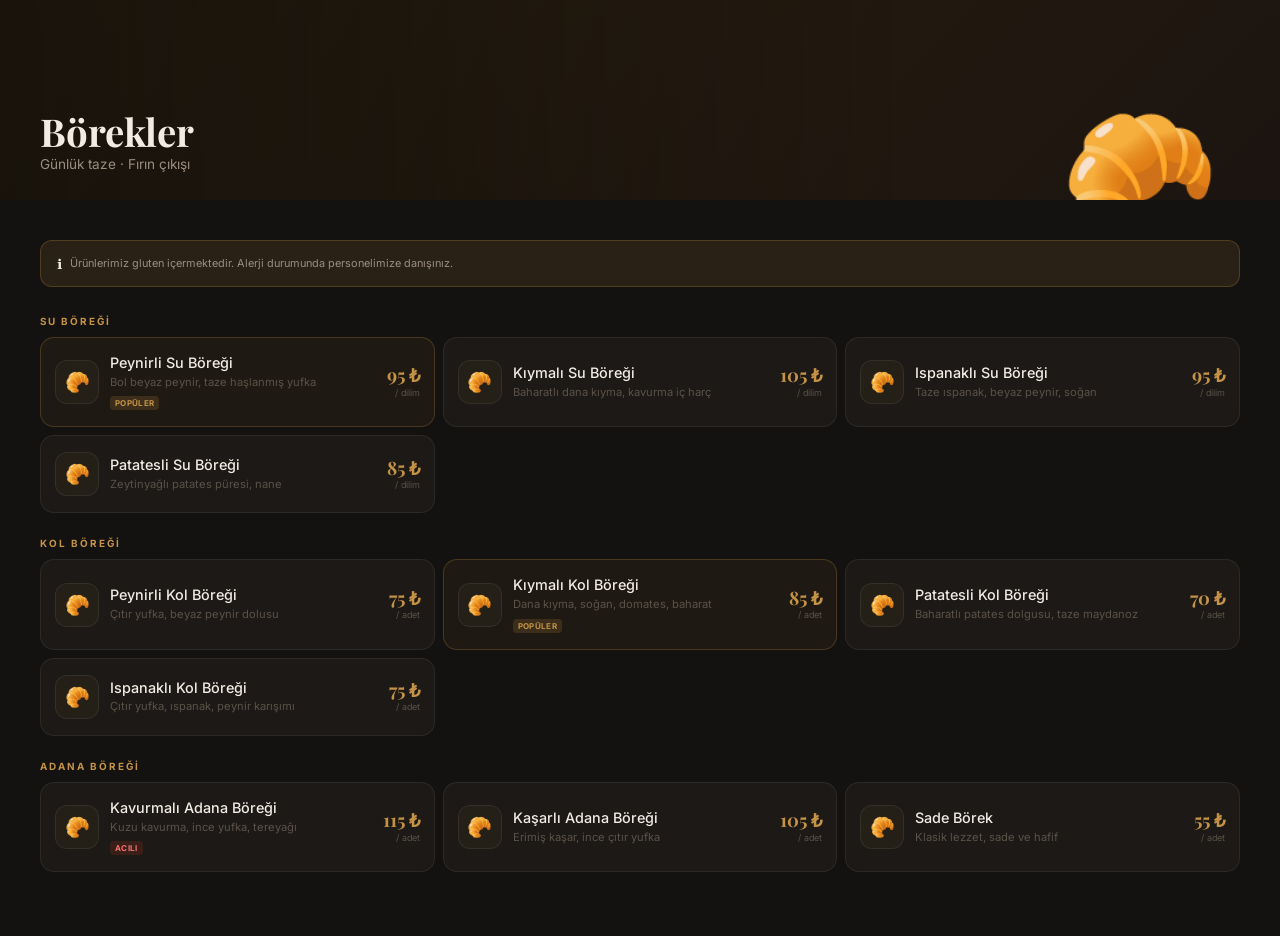
<file: umraniye-menu.html>
<!DOCTYPE html>
<html lang="tr">
<head>
  <meta charset="UTF-8" />
  <meta name="viewport" content="width=device-width, initial-scale=1.0, maximum-scale=1.0" />
  <meta name="theme-color" content="#f8f6f3" />
  <meta name="description" content="Sarıyer Börekçisi Ümraniye Şubesi — ürün listesi ve fiyatlar." />
  <title>Menü — Sarıyer Börekçisi Ümraniye</title>
  <link rel="stylesheet" href="style.css" />
</head>
<body class="menu-page">

  <!-- Topbar -->
  <header class="topbar">
    <a href="umraniye.html" class="topbar-back" aria-label="Kategorilere dön">←</a>
    <div class="topbar-info">
      <div class="topbar-cat-name" id="topbar-cat-name">Menü</div>
      <div class="topbar-cat-sub">Ümraniye Şubesi</div>
    </div>
    <div class="topbar-status" id="topbar-status">🟢 Açık</div>
  </header>

  <!-- Hero -->
  <div class="menu-hero" id="menu-hero">
    <div class="menu-hero-emoji" id="hero-emoji" aria-hidden="true">🥐</div>
    <div class="menu-hero-overlay"></div>
    <div class="menu-hero-title">
      <h1 id="hero-title">Börekler</h1>
      <p id="hero-desc">Günlük taze · Fırın çıkışı</p>
    </div>
  </div>

  <!-- İçerik -->
  <main class="menu-body" id="menu-body"></main>

  <!-- Alt Bar -->
  <footer class="bottom-bar">
    <div class="bottom-brand">
      <strong>Ümraniye</strong> · Sarıyer Börekçisi
    </div>
    <div class="bottom-status">
      <div class="status-dot" id="status-dot"></div>
      <span id="current-time">--:--</span>
    </div>
  </footer>

  <!-- Önce şube verisi, sonra render motoru -->
  <script src="menu-data-umraniye.js"></script>
  <script src="menu.js"></script>
</body>
</html>
</file>
<file: landing.css>
/* =====================================================
   TEZGAH — Pazarlama Sitesi (Ana Sayfa + Şubeler)
   Açık Tema: Beyaz + Amber/Altın
   ===================================================== */

@import url('https://fonts.googleapis.com/css2?family=Playfair+Display:ital,wght@0,400;0,600;0,700;1,400&family=Poppins:wght@300;400;500;600;700&display=swap');

/* ── Reset ──────────────────────────────────────────── */
*, *::before, *::after { margin: 0; padding: 0; box-sizing: border-box; -webkit-tap-highlight-color: transparent; }

:root {
  --white:     #ffffff;
  --cream:     #faf8f3;
  --cream-2:   #f3ede0;
  --border:    #e8e0d0;

  --amber:     #d4941a;
  --amber-2:   #efa31f;
  --amber-light: #fef3dc;
  --amber-dark:  #b57b10;

  --text:      #1c1a16;
  --text-2:    #4a4540;
  --text-3:    #8a8078;

  --font-serif: 'Playfair Display', Georgia, serif;
  --font-sans:  'Poppins', system-ui, sans-serif;
  --ease:       cubic-bezier(0.25, 0.46, 0.45, 0.94);
  --nav-h:      68px;

  /* Dark mode variables */
  --dark-bg:       #141210;
  --dark-surface:  #1c1916;
  --dark-elevated: #242018;
  --dark-border:   rgba(255,255,255,0.07);
  --dark-text:     #f0ebe3;
  --dark-text-2:   #9a8e80;
  --dark-text-3:   #5a5248;
}

html { font-size: 16px; scroll-behavior: smooth; -webkit-font-smoothing: antialiased; }

body {
  font-family: var(--font-sans);
  background: var(--white);
  color: var(--text);
  overflow-x: hidden;
  transition: background 0.3s, color 0.3s;
}

.dark body {
  background: var(--dark-bg);
  color: var(--dark-text);
}

img { display: block; max-width: 100%; }
a { text-decoration: none; color: inherit; }

/* ── Utility ────────────────────────────────────────── */
.container { max-width: 1100px; margin: 0 auto; padding: 0 24px; }
.section { padding: 88px 0; }
.section-sm { padding: 64px 0; }

/* ── Animasyon Yardımcıları ─────────────────────────── */
[data-reveal] { opacity: 0; transform: translateY(28px); transition: opacity 0.65s var(--ease), transform 0.65s var(--ease); }
[data-reveal].revealed { opacity: 1; transform: translateY(0); }
[data-reveal][data-delay="1"] { transition-delay: 0.1s; }
[data-reveal][data-delay="2"] { transition-delay: 0.2s; }
[data-reveal][data-delay="3"] { transition-delay: 0.3s; }
[data-reveal][data-delay="4"] { transition-delay: 0.4s; }
[data-reveal][data-delay="5"] { transition-delay: 0.5s; }

[data-reveal="left"] { transform: translateX(-28px); }
[data-reveal="left"].revealed { transform: translateX(0); }

[data-reveal="right"] { transform: translateX(28px); }
[data-reveal="right"].revealed { transform: translateX(0); }

[data-reveal="scale"] { transform: scale(0.9); }
[data-reveal="scale"].revealed { transform: scale(1); }

/* =====================================================
   NAVİGASYON
   ===================================================== */
.navbar {
  position: fixed;
  top: 0; left: 0; right: 0;
  z-index: 1000;
  height: var(--nav-h);
  transition: background 0.35s var(--ease), box-shadow 0.35s var(--ease);
}

.navbar.scrolled {
  background: rgba(255,255,255,0.97);
  backdrop-filter: blur(12px);
  box-shadow: 0 1px 24px rgba(0,0,0,0.08);
}
.dark .navbar.scrolled {
  background: rgba(20,18,16,0.97);
  box-shadow: 0 2px 20px rgba(0,0,0,0.3);
}
.nav-inner {
  display: flex;
  align-items: center;
  height: 100%;
  gap: 28px;
}

.theme-toggle {
  background: none;
  border: none;
  font-size: 1.2rem;
  cursor: pointer;
  padding: 8px;
  border-radius: 8px;
  transition: background 0.2s;
  margin-left: 16px;
}

.theme-toggle:hover {
  background: rgba(0,0,0,0.05);
}

.dark .theme-toggle:hover {
  background: rgba(255,255,255,0.1);
}

.nav-logo {
  display: flex;
  align-items: center;
  gap: 10px;
  flex-shrink: 0;
}

.nav-logo-icon {
  width: 38px;
  height: 38px;
  border-radius: 10px;
  background: var(--amber);
  display: flex;
  align-items: center;
  justify-content: center;
  font-size: 1.2rem;
}

.nav-logo-name {
  font-family: var(--font-serif);
  font-size: 1.1rem;
  font-weight: 700;
  color: var(--text);
  white-space: nowrap;
}

.nav-links {
  display: flex;
  align-items: center;
  gap: 6px;
  margin-left: auto;
}

.nav-link {
  font-size: 0.82rem;
  font-weight: 500;
  color: var(--text-2);
  padding: 8px 14px;
  border-radius: 8px;
  transition: color 0.2s, background 0.2s;
  white-space: nowrap;
}

.nav-link:hover { color: var(--amber); background: var(--amber-light); }
.nav-link.active { color: var(--amber); }

.nav-cta {
  font-size: 0.82rem;
  font-weight: 600;
  color: #fff;
  background: var(--amber);
  padding: 9px 20px;
  border-radius: 100px;
  transition: background 0.2s, transform 0.15s;
  white-space: nowrap;
}

.nav-cta:hover { background: var(--amber-dark); transform: translateY(-1px); }

/* Hamburger (mobil) */
.nav-hamburger {
  display: none;
  flex-direction: column;
  gap: 5px;
  cursor: pointer;
  padding: 8px;
  margin-left: auto;
}

.nav-hamburger span {
  width: 22px;
  height: 2px;
  background: var(--text);
  border-radius: 2px;
  transition: all 0.3s var(--ease);
}

.nav-hamburger.open span:nth-child(1) { transform: rotate(45deg) translate(5px, 5px); }
.nav-hamburger.open span:nth-child(2) { opacity: 0; }
.nav-hamburger.open span:nth-child(3) { transform: rotate(-45deg) translate(5px, -5px); }

/* Mobil menü */
.nav-mobile {
  position: fixed;
  top: var(--nav-h);
  left: 0; right: 0;
  background: rgba(255,255,255,0.98);
  backdrop-filter: blur(20px);
  padding: 16px 24px 24px;
  border-bottom: 1px solid var(--border);
  display: flex;
  flex-direction: column;
  gap: 4px;
  transform: translateY(-10px);
  opacity: 0;
  pointer-events: none;
  transition: all 0.3s var(--ease);
  z-index: 999;
}

.nav-mobile.open { transform: translateY(0); opacity: 1; pointer-events: all; }

.nav-mobile .nav-link { padding: 12px 16px; font-size: 0.9rem; border-radius: 10px; }
.nav-mobile .nav-cta { text-align: center; padding: 13px; border-radius: 12px; margin-top: 4px; font-size: 0.9rem; }

/* =====================================================
   HERO
   ===================================================== */
.hero {
  min-height: 100vh;
  background: linear-gradient(160deg, #fdf8ee 0%, #fff 50%, #fef4d9 100%);
  display: flex;
  align-items: center;
  padding-top: var(--nav-h);
  position: relative;
  overflow: hidden;
}

.hero::before {
  content: '';
  position: absolute;
  top: -100px; right: -100px;
  width: 600px; height: 600px;
  border-radius: 50%;
  background: radial-gradient(circle, rgba(239,163,31,0.08) 0%, transparent 70%);
  pointer-events: none;
}

.hero::after {
  content: '';
  position: absolute;
  bottom: -80px; left: -80px;
  width: 400px; height: 400px;
  border-radius: 50%;
  background: radial-gradient(circle, rgba(239,163,31,0.06) 0%, transparent 70%);
  pointer-events: none;
}

.hero-inner {
  display: grid;
  grid-template-columns: 1fr 1fr;
  gap: 64px;
  align-items: center;
  padding: 80px 0;
}

.hero-badge {
  display: inline-flex;
  align-items: center;
  gap: 6px;
  background: var(--amber-light);
  color: var(--amber-dark);
  font-size: 0.72rem;
  font-weight: 600;
  letter-spacing: 0.06em;
  text-transform: uppercase;
  padding: 6px 14px;
  border-radius: 100px;
  margin-bottom: 20px;
  border: 1px solid rgba(212,148,26,0.25);
}

.hero-title {
  font-family: var(--font-serif);
  font-size: clamp(2.4rem, 5vw, 3.6rem);
  font-weight: 700;
  line-height: 1.15;
  color: var(--text);
  margin-bottom: 20px;
}

.hero-title em {
  font-style: italic;
  color: var(--amber);
}

.hero-desc {
  font-size: 1rem;
  color: var(--text-2);
  line-height: 1.7;
  margin-bottom: 36px;
  max-width: 460px;
}

.hero-actions {
  display: flex;
  align-items: center;
  gap: 14px;
  flex-wrap: wrap;
}

.btn {
  display: inline-flex;
  align-items: center;
  gap: 8px;
  font-family: var(--font-sans);
  font-weight: 600;
  border-radius: 100px;
  cursor: pointer;
  transition: transform 0.2s var(--ease), box-shadow 0.2s var(--ease), background 0.2s;
}

.btn:active { transform: scale(0.97) !important; }

.btn-primary {
  font-size: 0.9rem;
  padding: 14px 30px;
  background: var(--amber);
  color: #fff;
  box-shadow: 0 4px 24px rgba(212,148,26,0.3);
}

.btn-primary:hover { background: var(--amber-dark); transform: translateY(-2px); box-shadow: 0 8px 32px rgba(212,148,26,0.35); }

.btn-outline {
  font-size: 0.9rem;
  padding: 13px 28px;
  border: 1.5px solid var(--border);
  color: var(--text-2);
  background: transparent;
}

.btn-outline:hover { border-color: var(--amber); color: var(--amber); transform: translateY(-1px); }

/* Hero İstatistikler */
.hero-stats {
  display: flex;
  gap: 36px;
  margin-top: 40px;
}

.hero-stat-num {
  font-family: var(--font-serif);
  font-size: 1.8rem;
  font-weight: 700;
  color: var(--amber);
  line-height: 1;
}

.hero-stat-label {
  font-size: 0.72rem;
  color: var(--text-3);
  margin-top: 2px;
}

/* Hero görsel */
.hero-visual {
  position: relative;
  display: flex;
  justify-content: center;
  align-items: center;
}

.hero-visual-card {
  width: 100%;
  max-width: 440px;
  aspect-ratio: 1;
  border-radius: 32px;
  background: linear-gradient(145deg, #fef5d9, #fde9a5);
  display: flex;
  align-items: center;
  justify-content: center;
  font-size: 10rem;
  box-shadow: 0 24px 80px rgba(212,148,26,0.15), 0 4px 16px rgba(0,0,0,0.04);
  position: relative;
  overflow: hidden;
  animation: floatCard 4s ease-in-out infinite;
}

@keyframes floatCard {
  0%, 100% { transform: translateY(0px) rotate(-1deg); }
  50% { transform: translateY(-12px) rotate(0.5deg); }
}

.hero-visual-card::before {
  content: '';
  position: absolute;
  inset: 0;
  background: linear-gradient(135deg, rgba(255,255,255,0.4) 0%, transparent 60%);
  border-radius: inherit;
}

.hero-floating-tag {
  position: absolute;
  background: var(--white);
  border-radius: 14px;
  padding: 10px 16px;
  box-shadow: 0 8px 32px rgba(0,0,0,0.1);
  display: flex;
  align-items: center;
  gap: 8px;
  animation: floatTag 3.5s ease-in-out infinite;
}

.hero-floating-tag:nth-child(2) { top: 12%; right: -8%; animation-delay: 0.5s; }
.hero-floating-tag:nth-child(3) { bottom: 16%; left: -8%; animation-delay: 1s; }

@keyframes floatTag {
  0%, 100% { transform: translateY(0); }
  50% { transform: translateY(-7px); }
}

.tag-icon { font-size: 1.3rem; }
.tag-text { font-size: 0.75rem; font-weight: 600; color: var(--text); }
.tag-sub  { font-size: 0.6rem; color: var(--text-3); }

/* =====================================================
   HAKKIMIZDA
   ===================================================== */
.about { background: var(--cream); }

.section-label {
  display: inline-flex;
  align-items: center;
  gap: 6px;
  font-size: 0.68rem;
  font-weight: 700;
  letter-spacing: 0.12em;
  text-transform: uppercase;
  color: var(--amber);
  margin-bottom: 12px;
}

.section-title {
  font-family: var(--font-serif);
  font-size: clamp(1.8rem, 3.5vw, 2.6rem);
  font-weight: 700;
  color: var(--text);
  line-height: 1.25;
  margin-bottom: 16px;
}

.section-desc {
  font-size: 0.95rem;
  color: var(--text-2);
  line-height: 1.75;
  max-width: 560px;
}

.about-grid {
  display: grid;
  grid-template-columns: 1fr 1fr;
  gap: 72px;
  align-items: center;
}

.about-visual {
  position: relative;
}

.about-img-frame {
  aspect-ratio: 4/5;
  border-radius: 24px;
  background: linear-gradient(145deg, #fde9a0, #fbc94a);
  display: flex;
  align-items: center;
  justify-content: center;
  font-size: 7rem;
  box-shadow: 0 20px 60px rgba(212,148,26,0.15);
  position: relative;
  overflow: hidden;
}

.about-img-frame::after {
  content: '';
  position: absolute;
  inset: 0;
  background: linear-gradient(to bottom, transparent 60%, rgba(0,0,0,0.04));
}

.about-badge-float {
  position: absolute;
  right: -16px;
  bottom: 48px;
  background: var(--white);
  border-radius: 16px;
  padding: 14px 18px;
  box-shadow: 0 8px 32px rgba(0,0,0,0.1);
  text-align: center;
}

.about-badge-num {
  font-family: var(--font-serif);
  font-size: 1.6rem;
  font-weight: 700;
  color: var(--amber);
  line-height: 1;
}

.about-badge-label {
  font-size: 0.65rem;
  color: var(--text-3);
  margin-top: 2px;
}

/* Özellikler Listesi */
.about-features {
  display: flex;
  flex-direction: column;
  gap: 18px;
  margin-top: 32px;
}

.about-feature {
  display: flex;
  align-items: flex-start;
  gap: 14px;
}

.feature-icon {
  width: 44px;
  height: 44px;
  border-radius: 12px;
  background: var(--amber-light);
  border: 1px solid rgba(212,148,26,0.2);
  display: flex;
  align-items: center;
  justify-content: center;
  font-size: 1.2rem;
  flex-shrink: 0;
  margin-top: 2px;
}

.feature-name {
  font-size: 0.88rem;
  font-weight: 600;
  color: var(--text);
  margin-bottom: 2px;
}

.feature-desc {
  font-size: 0.77rem;
  color: var(--text-3);
  line-height: 1.5;
}

/* =====================================================
   NEDEN BİZ
   ===================================================== */
.why-us { background: var(--white); }

.why-grid {
  display: grid;
  grid-template-columns: repeat(3, 1fr);
  gap: 24px;
  margin-top: 52px;
}

.why-card {
  padding: 32px 28px;
  border-radius: 20px;
  border: 1px solid var(--border);
  background: var(--white);
  transition: transform 0.3s var(--ease), box-shadow 0.3s var(--ease), border-color 0.3s;
}

.why-card:hover {
  transform: translateY(-6px);
  box-shadow: 0 16px 48px rgba(0,0,0,0.08);
  border-color: rgba(212,148,26,0.3);
}

.why-icon {
  width: 52px;
  height: 52px;
  border-radius: 14px;
  background: var(--amber-light);
  display: flex;
  align-items: center;
  justify-content: center;
  font-size: 1.5rem;
  margin-bottom: 20px;
}

.why-title {
  font-weight: 600;
  font-size: 0.95rem;
  color: var(--text);
  margin-bottom: 8px;
}

.why-desc {
  font-size: 0.8rem;
  color: var(--text-3);
  line-height: 1.6;
}

@media (max-width: 768px) {
  .why-grid {
    grid-template-columns: repeat(2, 1fr);
    gap: 16px;
    margin-top: 40px;
  }
  .why-card {
    padding: 24px 20px;
  }
}

/* =====================================================
   ŞUBELER
   ===================================================== */
.branches-section { background: var(--cream); }

.branches-header {
  text-align: center;
  margin-bottom: 52px;
}

.branches-header .section-desc { margin: 0 auto; }

.branches-grid {
  display: grid;
  grid-template-columns: repeat(auto-fit, minmax(320px, 1fr));
  gap: 28px;
}

.branch-card {
  background: var(--white);
  border-radius: 24px;
  overflow: hidden;
  border: 1px solid var(--border);
  transition: transform 0.3s var(--ease), box-shadow 0.3s var(--ease);
}

.branch-card:hover {
  transform: translateY(-8px);
  box-shadow: 0 20px 60px rgba(0,0,0,0.1);
}

.branch-card-img {
  height: 200px;
  background: linear-gradient(145deg, #fde9a0, #fbca4a);
  display: flex;
  align-items: center;
  justify-content: center;
  font-size: 5rem;
  position: relative;
  overflow: hidden;
}

.branch-card-body {
  padding: 24px 24px 28px;
}

.branch-card-name {
  font-family: var(--font-serif);
  font-size: 1.4rem;
  font-weight: 700;
  color: var(--text);
  margin-bottom: 6px;
}

.branch-card-address {
  font-size: 0.78rem;
  color: var(--text-3);
  margin-bottom: 20px;
  display: flex;
  align-items: center;
  gap: 5px;
}

.branch-card-cta {
  display: flex;
  align-items: center;
  gap: 10px;
}

.branch-status-badge {
  font-size: 0.65rem;
  padding: 4px 10px;
  border-radius: 100px;
  background: #edfaf3;
  color: #2d7a4f;
  border: 1px solid rgba(45,122,79,0.2);
  font-weight: 600;
}

/* =====================================================
   İLETİŞİM
   ===================================================== */
.contact-section { background: var(--white); }

.contact-grid {
  display: grid;
  grid-template-columns: 1fr 1fr;
  gap: 64px;
  align-items: start;
}

.contact-info { }

.contact-items {
  display: flex;
  flex-direction: column;
  gap: 20px;
  margin-top: 32px;
}

.contact-item {
  display: flex;
  align-items: flex-start;
  gap: 14px;
}

.contact-icon {
  width: 44px;
  height: 44px;
  border-radius: 12px;
  background: var(--amber-light);
  border: 1px solid rgba(212,148,26,0.2);
  display: flex;
  align-items: center;
  justify-content: center;
  font-size: 1.1rem;
  flex-shrink: 0;
}

.contact-label {
  font-size: 0.72rem;
  color: var(--text-3);
  letter-spacing: 0.04em;
  margin-bottom: 2px;
}

.contact-value {
  font-size: 0.9rem;
  font-weight: 500;
  color: var(--text);
}

.contact-map {
  border-radius: 20px;
  overflow: hidden;
  height: 360px;
  background: var(--cream-2);
  border: 1px solid var(--border);
  display: flex;
  align-items: center;
  justify-content: center;
  flex-direction: column;
  gap: 12px;
  color: var(--text-3);
  font-size: 0.85rem;
}

.contact-map .map-icon { font-size: 2.5rem; }

/* =====================================================
   FOOTER
   ===================================================== */
.footer {
  background: var(--text);
  color: rgba(255,255,255,0.7);
  padding: 48px 0 28px;
}

.footer-inner {
  display: grid;
  grid-template-columns: 1.5fr 1fr 1fr;
  gap: 48px;
  padding-bottom: 36px;
  border-bottom: 1px solid rgba(255,255,255,0.08);
  margin-bottom: 24px;
}

.footer-logo {
  display: flex;
  align-items: center;
  gap: 10px;
  margin-bottom: 14px;
}

.footer-logo-icon {
  width: 36px;
  height: 36px;
  border-radius: 9px;
  background: var(--amber);
  display: flex;
  align-items: center;
  justify-content: center;
  font-size: 1.1rem;
}

.footer-logo-name {
  font-family: var(--font-serif);
  font-size: 1rem;
  font-weight: 700;
  color: #fff;
}

.footer-desc {
  font-size: 0.78rem;
  line-height: 1.65;
  max-width: 260px;
}

.footer-col-title {
  font-size: 0.75rem;
  font-weight: 700;
  color: #fff;
  letter-spacing: 0.08em;
  text-transform: uppercase;
  margin-bottom: 16px;
}

.footer-links {
  display: flex;
  flex-direction: column;
  gap: 8px;
}

.footer-links a {
  font-size: 0.8rem;
  color: rgba(255,255,255,0.6);
  transition: color 0.15s;
}

.footer-links a:hover { color: var(--amber-2); }

.footer-bottom {
  display: flex;
  align-items: center;
  justify-content: space-between;
  font-size: 0.72rem;
}

.footer-bottom a { color: var(--amber-2); }

/* =====================================================
   ŞUBELER SAYFASI (subeler.html)
   ===================================================== */
.branches-page {
  padding-top: var(--nav-h);
  min-height: 100vh;
  background: var(--cream);
}

.branches-page-hero {
  background: linear-gradient(160deg, #fdf8ee 0%, #fff 60%, #fef4d9 100%);
  padding: 72px 0 56px;
  text-align: center;
  border-bottom: 1px solid var(--border);
}

.branches-page-hero .section-label { justify-content: center; margin-bottom: 14px; }

.branches-page-hero .section-title { font-size: clamp(1.8rem, 4vw, 2.8rem); }

.branches-page-hero .section-desc { margin: 0 auto; }

.branches-page-body {
  padding: 56px 0 80px;
}

/* =====================================================
   RESPONSİF
   ===================================================== */
@media (max-width: 900px) {
  .hero-inner { grid-template-columns: 1fr; gap: 48px; text-align: center; }
  .hero-actions { justify-content: center; }
  .hero-stats { justify-content: center; }
  .hero-visual { display: none; }
  .about-grid { grid-template-columns: 1fr; gap: 48px; }
  .about-visual { display: none; }
  .why-grid { grid-template-columns: 1fr 1fr; }
  .contact-grid { grid-template-columns: 1fr; }
  .contact-map { height: 220px; }
  .footer-inner { grid-template-columns: 1fr 1fr; }
}

@media (max-width: 680px) {
  :root { --nav-h: 60px; }
  .section { padding: 64px 0; }
  .nav-links { display: none; }
  .nav-hamburger { display: flex; }
  .why-grid { grid-template-columns: 1fr; }
  .branches-grid { grid-template-columns: 1fr; }
  .footer-inner { grid-template-columns: 1fr; gap: 28px; }
  .footer-bottom { flex-direction: column; gap: 6px; text-align: center; }
  .hero-stats { gap: 24px; }
  .hero-stats .hero-stat-num { font-size: 1.5rem; }
}

@media (max-width: 480px) {
  .container { padding: 0 16px; }
  .hero-title { font-size: 2rem; }
  .hero-badge { font-size: 0.65rem; }
  .btn-primary, .btn-outline { font-size: 0.83rem; padding: 12px 22px; }
}
</file>
<file: style.css>
/* =====================================================
   TEZGAH — Dijital Menü Sistemi
   Tam Responsive: Mobil + Tablet + Masaüstü
   ===================================================== */
 
@import url('https://fonts.googleapis.com/css2?family=Playfair+Display:wght@600;700&family=Inter:wght@300;400;500;600&display=swap');
 
*, *::before, *::after {
  margin: 0; padding: 0;
  box-sizing: border-box;
  -webkit-tap-highlight-color: transparent;
}
 
:root {
  /* Koyu palette */
  --dark-bg:       #141210;
  --dark-surface:  #1c1916;
  --dark-elevated: #242018;
  --dark-border:   rgba(255,255,255,0.07);
  --dark-border-hover: rgba(196,147,70,0.3);
 
  --accent:        #c49346;
  --accent-dim:    rgba(196,147,70,0.12);
  --accent-border: rgba(196,147,70,0.25);
 
  --text-on-dark:        #f0ebe3;
  --text-secondary-dark: #9a8e80;
  --text-muted-dark:     #5a5248;
 
  --green: #3a9e68;
  --red:   #c0392b;
 
  --font-serif: 'Playfair Display', Georgia, serif;
  --font-sans:  'Inter', system-ui, sans-serif;
  --ease:        cubic-bezier(0.25, 0.46, 0.45, 0.94);
 
  --sidebar-w:   260px;
  --topbar-h:    52px;
}
 
html {
  font-size: 16px;
  scroll-behavior: smooth;
  -webkit-font-smoothing: antialiased;
}
 
body {
  font-family: var(--font-sans);
  background: var(--dark-bg);
  color: var(--text-on-dark);
  min-height: 100vh;
  overflow-x: hidden;
}
 
::-webkit-scrollbar { width: 4px; }
::-webkit-scrollbar-track { background: transparent; }
::-webkit-scrollbar-thumb { background: rgba(255,255,255,0.1); border-radius: 4px; }

/* Animations */
@keyframes fadeInUp {
  from {
    opacity: 0;
    transform: translateY(20px);
  }
  to {
    opacity: 1;
    transform: translateY(0);
  }
}

@keyframes slideInLeft {
  from {
    opacity: 0;
    transform: translateX(-20px);
  }
  to {
    opacity: 1;
    transform: translateX(0);
  }
}

@keyframes slideInRight {
  from {
    opacity: 0;
    transform: translateX(20px);
  }
  to {
    opacity: 1;
    transform: translateX(0);
  }
}

/* =====================================================
   DESKTOP SIDEBAR
   ===================================================== */
 
.desktop-sidebar {
  display: none; /* mobilde gizli */
}
 
@media (min-width: 900px) {
  .desktop-sidebar {
    display: flex;
    flex-direction: column;
    position: fixed;
    left: 0; top: 0; bottom: 0;
    width: var(--sidebar-w);
    background: var(--dark-surface);
    border-right: 1px solid var(--dark-border);
    z-index: 200;
    overflow-y: auto;
    overflow-x: hidden;
  }
}
 
.sidebar-brand {
  padding: 24px 20px 20px;
  border-bottom: 1px solid var(--dark-border);
}
 
.sidebar-logo {
  display: flex;
  align-items: center;
  gap: 12px;
}
 
.sidebar-logo-icon {
  width: 42px;
  height: 42px;
  border-radius: 12px;
  background: var(--accent-dim);
  border: 1px solid var(--accent-border);
  display: flex;
  align-items: center;
  justify-content: center;
  font-size: 1.3rem;
  flex-shrink: 0;
}
 
.sidebar-logo-name {
  font-family: var(--font-serif);
  font-size: 0.95rem;
  font-weight: 700;
  color: var(--text-on-dark);
  line-height: 1.2;
}
 
.sidebar-logo-sub {
  font-size: 0.6rem;
  color: var(--text-muted-dark);
  letter-spacing: 0.06em;
  margin-top: 2px;
}
 
.sidebar-nav {
  flex: 1;
  padding: 16px 12px;
  display: flex;
  flex-direction: column;
  gap: 4px;
}
 
.sidebar-nav-item {
  display: flex;
  align-items: center;
  gap: 10px;
  padding: 10px 12px;
  border-radius: 10px;
  cursor: pointer;
  border: 1px solid transparent;
  transition: background 0.15s, border-color 0.15s, color 0.15s;
  text-decoration: none;
  color: var(--text-secondary-dark);
}
 
.sidebar-nav-item:hover {
  background: var(--dark-elevated);
  color: var(--text-on-dark);
}
 
.sidebar-nav-item.active {
  background: var(--accent-dim);
  border-color: var(--accent-border);
  color: var(--accent);
}
 
.sidebar-nav-emoji {
  font-size: 1.15rem;
  flex-shrink: 0;
  width: 24px;
  text-align: center;
}
 
.sidebar-nav-label {
  font-size: 0.82rem;
  font-weight: 500;
}
 
.sidebar-footer {
  padding: 16px 20px;
  border-top: 1px solid var(--dark-border);
  display: flex;
  flex-direction: column;
  gap: 10px;
}
 
.sidebar-back-link {
  font-size: 0.72rem;
  color: var(--text-muted-dark);
  text-decoration: none;
  transition: color 0.15s;
}
 
.sidebar-back-link:hover {
  color: var(--accent);
}
 
.sidebar-status {
  display: flex;
  align-items: center;
  gap: 7px;
  font-size: 0.67rem;
  color: var(--text-muted-dark);
}
 
#sidebar-open-badge {
  margin-left: auto;
  font-size: 0.6rem;
}
 
/* =====================================================
   MOBILE TOPBAR
   ===================================================== */
 
.topbar {
  position: sticky;
  top: 0;
  z-index: 100;
  height: var(--topbar-h);
  background: rgba(20, 18, 16, 0.96);
  backdrop-filter: blur(16px);
  -webkit-backdrop-filter: blur(16px);
  border-bottom: 1px solid var(--dark-border);
  display: flex;
  align-items: center;
  padding: 0 14px;
  gap: 12px;
}
 
@media (min-width: 900px) {
  .topbar {
    display: none; /* masaüstünde sidebar var, topbar gizle */
  }
}
 
.topbar-back {
  width: 34px;
  height: 34px;
  border-radius: 50%;
  border: 1px solid var(--dark-border);
  background: var(--dark-surface);
  display: flex;
  align-items: center;
  justify-content: center;
  font-size: 0.9rem;
  text-decoration: none;
  color: var(--text-on-dark);
  flex-shrink: 0;
  transition: background 0.15s;
}
 
.topbar-back:active { background: var(--dark-elevated); }
 
.topbar-info { flex: 1; }
 
.topbar-cat-name {
  font-family: var(--font-serif);
  font-size: 1rem;
  font-weight: 600;
  color: var(--text-on-dark);
}
 
.topbar-cat-sub {
  font-size: 0.6rem;
  color: var(--text-muted-dark);
  margin-top: 1px;
}
 
.topbar-status {
  font-size: 0.6rem;
  padding: 3px 8px;
  border-radius: 100px;
  border: 1px solid var(--dark-border);
  color: var(--text-muted-dark);
  background: var(--dark-surface);
  white-space: nowrap;
}
 
/* =====================================================
   LAYOUT — Sidebar + İçerik
   ===================================================== */
 
.menu-layout {
  min-height: 100vh;
}
 
@media (min-width: 900px) {
  .menu-layout {
    margin-left: var(--sidebar-w);
    min-height: 100vh;
  }
}
 
/* =====================================================
   HERO
   ===================================================== */
 
.menu-hero {
  position: relative;
  height: 140px;
  overflow: hidden;
  background: var(--dark-surface);
  display: flex;
  align-items: flex-end;
}
 
@media (min-width: 900px) {
  .menu-hero {
    height: 200px;
  }
}
 
.menu-hero-emoji {
  position: absolute;
  right: 20px;
  top: 50%;
  transform: translateY(-50%);
  font-size: 5rem;
  opacity: 0.12;
  pointer-events: none;
  animation: slideInRight 0.8s ease-out 0.4s both;
}
 
@media (min-width: 900px) {
  .menu-hero-emoji {
    font-size: 8rem;
    right: 60px;
    opacity: 0.10;
  }
}
 
.menu-hero-overlay {
  position: absolute;
  inset: 0;
  background: linear-gradient(to right,
    rgba(14,12,10,0.6) 0%,
    rgba(14,12,10,0) 70%
  );
}
 
.menu-hero-title {
  position: relative;
  padding: 0 18px 18px;
  z-index: 1;
  animation: fadeInUp 0.8s ease-out 0.2s both;
}
 
@media (min-width: 900px) {
  .menu-hero-title {
    padding: 0 40px 28px;
  }
}
 
.menu-hero-title h1 {
  font-family: var(--font-serif);
  font-size: 1.7rem;
  font-weight: 700;
  color: var(--text-on-dark);
  line-height: 1;
}
 
@media (min-width: 900px) {
  .menu-hero-title h1 {
    font-size: 2.4rem;
  }
}
 
.menu-hero-title p {
  font-size: 0.7rem;
  color: var(--text-secondary-dark);
  margin-top: 4px;
}
 
@media (min-width: 900px) {
  .menu-hero-title p {
    font-size: 0.85rem;
    margin-top: 6px;
  }
}
 
/* =====================================================
   DESKTOP KATEGORİ SEKMELERI
   ===================================================== */
 
.desktop-cat-tabs {
  display: none;
}
 
@media (min-width: 900px) {
  .desktop-cat-tabs {
    display: flex;
    gap: 8px;
    padding: 20px 40px 0;
    flex-wrap: wrap;
    border-bottom: 1px solid var(--dark-border);
    padding-bottom: 0;
  }
}
 
.cat-tab-btn {
  display: flex;
  align-items: center;
  gap: 7px;
  padding: 10px 18px;
  border-radius: 10px 10px 0 0;
  border: 1px solid transparent;
  border-bottom: none;
  background: transparent;
  color: var(--text-secondary-dark);
  font-size: 0.8rem;
  font-weight: 500;
  cursor: pointer;
  font-family: var(--font-sans);
  transition: background 0.15s, color 0.15s;
  position: relative;
  bottom: -1px;
}
 
.cat-tab-btn:hover {
  background: var(--dark-elevated);
  color: var(--text-on-dark);
}
 
.cat-tab-btn.active {
  background: var(--dark-bg);
  border-color: var(--dark-border);
  color: var(--accent);
}
 
/* =====================================================
   MENÜ GÖVDESİ
   ===================================================== */
 
.menu-body {
  padding: 4px 0 80px;
}
 
@media (min-width: 900px) {
  .menu-body {
    padding: 24px 0 60px;
    /* İki sütunlu ızgara için */
  }
}
 
/* =====================================================
   ALT GRUP
   ===================================================== */
 
.sub-group { margin-bottom: 4px; }
 
.sub-group-label {
  font-size: 0.58rem;
  letter-spacing: 0.2em;
  color: var(--accent);
  text-transform: uppercase;
  font-weight: 700;
  padding: 16px 16px 8px;
}
 
@media (min-width: 900px) {
  .sub-group-label {
    font-size: 0.62rem;
    padding: 20px 40px 10px;
  }
}
 
/* =====================================================
   ÜRÜN LİSTESİ — Desktop 2 Kolon
   ===================================================== */
 
.items-list {
  padding: 0 12px;
  display: flex;
  flex-direction: column;
  gap: 5px;
}
 
@media (min-width: 900px) {
  .items-list {
    padding: 0 40px;
    display: grid;
    grid-template-columns: repeat(2, 1fr);
    gap: 8px;
  }
}
 
@media (min-width: 1280px) {
  .items-list {
    grid-template-columns: repeat(3, 1fr);
  }
}
 
/* =====================================================
   ÜRÜN KARTI
   ===================================================== */
 
.menu-item {
  display: flex;
  align-items: center;
  gap: 11px;
  padding: 13px 12px;
  background: var(--dark-surface);
  border-radius: 12px;
  border: 1px solid var(--dark-border);
  transition: background 0.15s, border-color 0.15s, transform 0.15s;
  animation: itemIn 0.35s var(--ease) both;
}
 
@media (min-width: 900px) {
  .menu-item {
    padding: 16px 14px;
    border-radius: 14px;
  }
 
  .menu-item:hover {
    background: var(--dark-elevated);
    border-color: var(--accent-border);
    transform: translateY(-2px);
  }
}
 
.menu-item:active {
  background: var(--dark-elevated);
  border-color: var(--accent-border);
}
 
.menu-item.featured {
  border-color: var(--accent-border);
  background: rgba(196,147,70,0.06);
}
 
/* Stagger animasyon */
.menu-item:nth-child(1)  { animation-delay: 0.03s; }
.menu-item:nth-child(2)  { animation-delay: 0.06s; }
.menu-item:nth-child(3)  { animation-delay: 0.09s; }
.menu-item:nth-child(4)  { animation-delay: 0.12s; }
.menu-item:nth-child(5)  { animation-delay: 0.15s; }
.menu-item:nth-child(6)  { animation-delay: 0.18s; }
.menu-item:nth-child(7)  { animation-delay: 0.21s; }
.menu-item:nth-child(8)  { animation-delay: 0.24s; }
.menu-item:nth-child(9)  { animation-delay: 0.27s; }
.menu-item:nth-child(10) { animation-delay: 0.30s; }
.menu-item:nth-child(n+11) { animation-delay: 0.33s; }
 
.item-icon {
  width: 38px;
  height: 38px;
  border-radius: 10px;
  background: var(--dark-elevated);
  border: 1px solid var(--dark-border);
  display: flex;
  align-items: center;
  justify-content: center;
  font-size: 1.1rem;
  flex-shrink: 0;
}
 
@media (min-width: 900px) {
  .item-icon {
    width: 44px;
    height: 44px;
    font-size: 1.25rem;
    border-radius: 12px;
  }
}
 
.item-info { flex: 1; min-width: 0; }
 
.item-name {
  font-size: 0.875rem;
  font-weight: 500;
  color: var(--text-on-dark);
  line-height: 1.3;
  margin-bottom: 2px;
}
 
@media (min-width: 900px) {
  .item-name {
    font-size: 0.9rem;
  }
}
 
.item-desc {
  font-size: 0.7rem;
  color: var(--text-muted-dark);
  line-height: 1.4;
  white-space: nowrap;
  overflow: hidden;
  text-overflow: ellipsis;
}
 
.item-price-box { flex-shrink: 0; text-align: right; }
 
.item-price {
  font-family: var(--font-serif);
  font-size: 1.05rem;
  font-weight: 700;
  color: var(--accent);
  line-height: 1;
}
 
@media (min-width: 900px) {
  .item-price {
    font-size: 1.15rem;
  }
}
 
.item-price-unit {
  font-size: 0.56rem;
  color: var(--text-muted-dark);
  margin-top: 2px;
}
 
/* =====================================================
   BADGE
   ===================================================== */
 
.item-badge {
  display: inline-block;
  font-size: 0.5rem;
  padding: 2px 5px;
  border-radius: 4px;
  font-weight: 700;
  letter-spacing: 0.04em;
  text-transform: uppercase;
  margin-top: 3px;
}
 
.badge-popular { background: rgba(196,147,70,0.18); color: var(--accent); }
.badge-new     { background: rgba(58,158,104,0.18); color: var(--green); }
.badge-spicy   { background: rgba(192,57,43,0.18);  color: #f87171; }
 
/* =====================================================
   ALLERJİ NOTU
   ===================================================== */
 
.allergy-notice {
  margin: 10px 12px 4px;
  padding: 10px 12px;
  border-radius: 10px;
  background: var(--accent-dim);
  border: 1px solid var(--accent-border);
  display: flex;
  gap: 8px;
  align-items: flex-start;
}
 
@media (min-width: 900px) {
  .allergy-notice {
    margin: 16px 40px 8px;
    padding: 14px 16px;
    border-radius: 12px;
  }
}
 
.allergy-notice .notice-icon { font-size: 0.85rem; flex-shrink: 0; margin-top: 1px; }
.allergy-notice p { font-size: 0.68rem; color: var(--text-secondary-dark); line-height: 1.5; }
 
/* =====================================================
   MOBILE ALT BAR
   ===================================================== */
 
.bottom-bar {
  position: fixed;
  bottom: 0;
  left: 0;
  right: 0;
  background: rgba(20,18,16,0.97);
  backdrop-filter: blur(16px);
  -webkit-backdrop-filter: blur(16px);
  border-top: 1px solid var(--dark-border);
  padding: 10px 16px;
  display: flex;
  align-items: center;
  justify-content: space-between;
  z-index: 80;
}
 
@media (min-width: 900px) {
  .bottom-bar {
    display: none; /* masaüstünde sidebar footer kullan */
  }
}
 
.bottom-brand { font-size: 0.7rem; color: var(--text-muted-dark); }
.bottom-brand strong { color: var(--accent); font-weight: 600; }
 
.bottom-status {
  display: flex;
  align-items: center;
  gap: 5px;
  font-size: 0.67rem;
  color: var(--text-muted-dark);
}
 
.status-dot {
  width: 6px;
  height: 6px;
  border-radius: 50%;
  background: var(--green);
  animation: blink 2.5s ease-in-out infinite;
}
 
/* =====================================================
   ORTAK — Şube / Kategori Sayfaları
   ===================================================== */
 
.branch-topbar {
  display: flex;
  align-items: center;
  gap: 12px;
  padding: 16px 20px 0;
}
 
.branch-back {
  display: flex;
  align-items: center;
  gap: 6px;
  font-size: 0.75rem;
  color: var(--text-muted-dark);
  text-decoration: none;
  transition: color 0.15s;
}
 
.branch-back:active { color: var(--accent); }
 
.branch-badge {
  margin-left: auto;
  font-size: 0.6rem;
  padding: 3px 9px;
  border-radius: 100px;
  border: 1px solid var(--dark-border);
  color: var(--text-muted-dark);
  letter-spacing: 0.04em;
}
 
/* Header */
.index-header {
  padding: 44px 24px 28px;
  animation: fadeUp 0.5s var(--ease) both;
}
 
.brand-logo {
  display: flex;
  align-items: center;
  gap: 12px;
  margin-bottom: 28px;
}
 
.logo-circle {
  width: 44px;
  height: 44px;
  border-radius: 12px;
  background: var(--accent-dim);
  border: 1px solid var(--accent-border);
  display: flex;
  align-items: center;
  justify-content: center;
  font-size: 1.3rem;
}
 
.logo-name {
  font-family: var(--font-serif);
  font-size: 1.05rem;
  font-weight: 700;
  color: var(--text-on-dark);
}
 
.logo-sub {
  font-size: 0.62rem;
  color: var(--text-muted-dark);
  letter-spacing: 0.06em;
  margin-top: 2px;
}
 
.index-title {
  font-family: var(--font-serif);
  font-size: 1.9rem;
  font-weight: 700;
  color: var(--text-on-dark);
  line-height: 1.2;
  margin-bottom: 8px;
}
 
.index-title span { color: var(--accent); }
 
.index-subtitle {
  font-size: 0.82rem;
  color: var(--text-secondary-dark);
  line-height: 1.6;
}
 
/* Kategori Gridi */
.categories-grid {
  padding: 0 14px;
  display: flex;
  flex-direction: column;
  gap: 10px;
}
 
/* Kategori Kartı */
.cat-card {
  display: block;
  position: relative;
  border-radius: 14px;
  overflow: hidden;
  text-decoration: none;
  height: 130px;
  background: var(--dark-surface);
  border: 1px solid var(--dark-border);
  transition: transform 0.2s var(--ease);
  animation: cardIn 0.45s var(--ease) both;
}
 
.cat-card:nth-child(1) { animation-delay: 0.04s; }
.cat-card:nth-child(2) { animation-delay: 0.08s; }
.cat-card:nth-child(3) { animation-delay: 0.12s; }
.cat-card:nth-child(4) { animation-delay: 0.16s; }
.cat-card:nth-child(5) { animation-delay: 0.20s; }
.cat-card:nth-child(6) { animation-delay: 0.24s; }
 
.cat-card:active { transform: scale(0.975); }
 
.cat-card-img {
  position: absolute;
  inset: 0;
  width: 100%;
  height: 100%;
  object-fit: cover;
}
 
.cat-card-fallback {
  position: absolute;
  inset: 0;
  display: flex;
  align-items: center;
  justify-content: flex-end;
  padding-right: 22px;
  font-size: 4.5rem;
  opacity: 0.14;
  pointer-events: none;
}
 
.cat-card-overlay {
  position: absolute;
  inset: 0;
  background: linear-gradient(105deg, rgba(10,9,7,0.85) 0%, rgba(10,9,7,0.5) 55%, rgba(10,9,7,0.2) 100%);
}
 
.cat-card-accent {
  position: absolute;
  left: 0; top: 0; bottom: 0;
  width: 3px;
  background: var(--accent);
  opacity: 0;
  transition: opacity 0.18s;
}
 
.cat-card:active .cat-card-accent { opacity: 1; }
 
.cat-card-body {
  position: absolute;
  inset: 0;
  display: flex;
  flex-direction: column;
  justify-content: center;
  padding: 18px 52px 18px 20px;
}
 
.cat-card-name {
  font-family: var(--font-serif);
  font-size: 1.25rem;
  font-weight: 700;
  color: #fff;
  line-height: 1.15;
  margin-bottom: 4px;
}
 
.cat-card-desc {
  font-size: 0.72rem;
  color: rgba(255,255,255,0.55);
  line-height: 1.4;
}
 
.cat-card-arrow {
  position: absolute;
  right: 16px;
  top: 50%;
  transform: translateY(-50%);
  width: 30px;
  height: 30px;
  border-radius: 50%;
  border: 1px solid rgba(255,255,255,0.2);
  background: rgba(255,255,255,0.08);
  display: flex;
  align-items: center;
  justify-content: center;
  color: #fff;
  font-size: 0.8rem;
  backdrop-filter: blur(4px);
}
 
/* Footer */
.index-footer {
  text-align: center;
  padding: 28px 24px 0;
  animation: fadeUp 0.5s var(--ease) both;
  animation-delay: 0.4s;
}
 
.index-footer p {
  font-size: 0.63rem;
  color: var(--text-muted-dark);
  letter-spacing: 0.05em;
}
 
.index-footer strong { color: var(--accent); }
 
/* ── Animasyonlar ──────────────────────────────────── */
@keyframes fadeUp {
  from { opacity: 0; transform: translateY(14px); }
  to   { opacity: 1; transform: translateY(0); }
}
 
@keyframes cardIn {
  from { opacity: 0; transform: translateY(18px); }
  to   { opacity: 1; transform: translateY(0); }
}
 
@keyframes itemIn {
  from { opacity: 0; transform: translateY(6px); }
  to   { opacity: 1; transform: translateY(0); }
}
 
@keyframes blink {
  0%, 100% { opacity: 1; }
  50% { opacity: 0.2; }
}
 
/* =====================================================
   RESPONSİF — Küçük Ekranlar
   ===================================================== */
 
@media (max-width: 360px) {
  .index-title { font-size: 1.65rem; }
  .cat-card-name { font-size: 1.1rem; }
  .cat-card { height: 115px; }
}
 
/* =====================================================
   TABLET (600px – 899px)
   ===================================================== */
 
@media (min-width: 600px) and (max-width: 899px) {
  .items-list {
    display: grid;
    grid-template-columns: repeat(2, 1fr);
    gap: 8px;
    padding: 0 20px;
  }
 
  .sub-group-label {
    padding: 16px 20px 8px;
  }
 
  .allergy-notice {
    margin: 10px 20px 4px;
  }
 
  .menu-hero {
    height: 170px;
  }
 
  .menu-hero-title h1 {
    font-size: 2rem;
  }
}
 
/* =====================================================
   BÜYÜK MASAÜSTÜ (1400px+)
   ===================================================== */
 
@media (min-width: 1400px) {
  :root {
    --sidebar-w: 280px;
  }
 
  .items-list {
    padding: 0 56px;
    grid-template-columns: repeat(3, 1fr);
    gap: 10px;
  }
 
  .sub-group-label {
    padding: 24px 56px 12px;
  }
 
  .allergy-notice {
    margin: 20px 56px 8px;
  }
 
  .menu-hero-title {
    padding: 0 56px 36px;
  }
}
</file>
